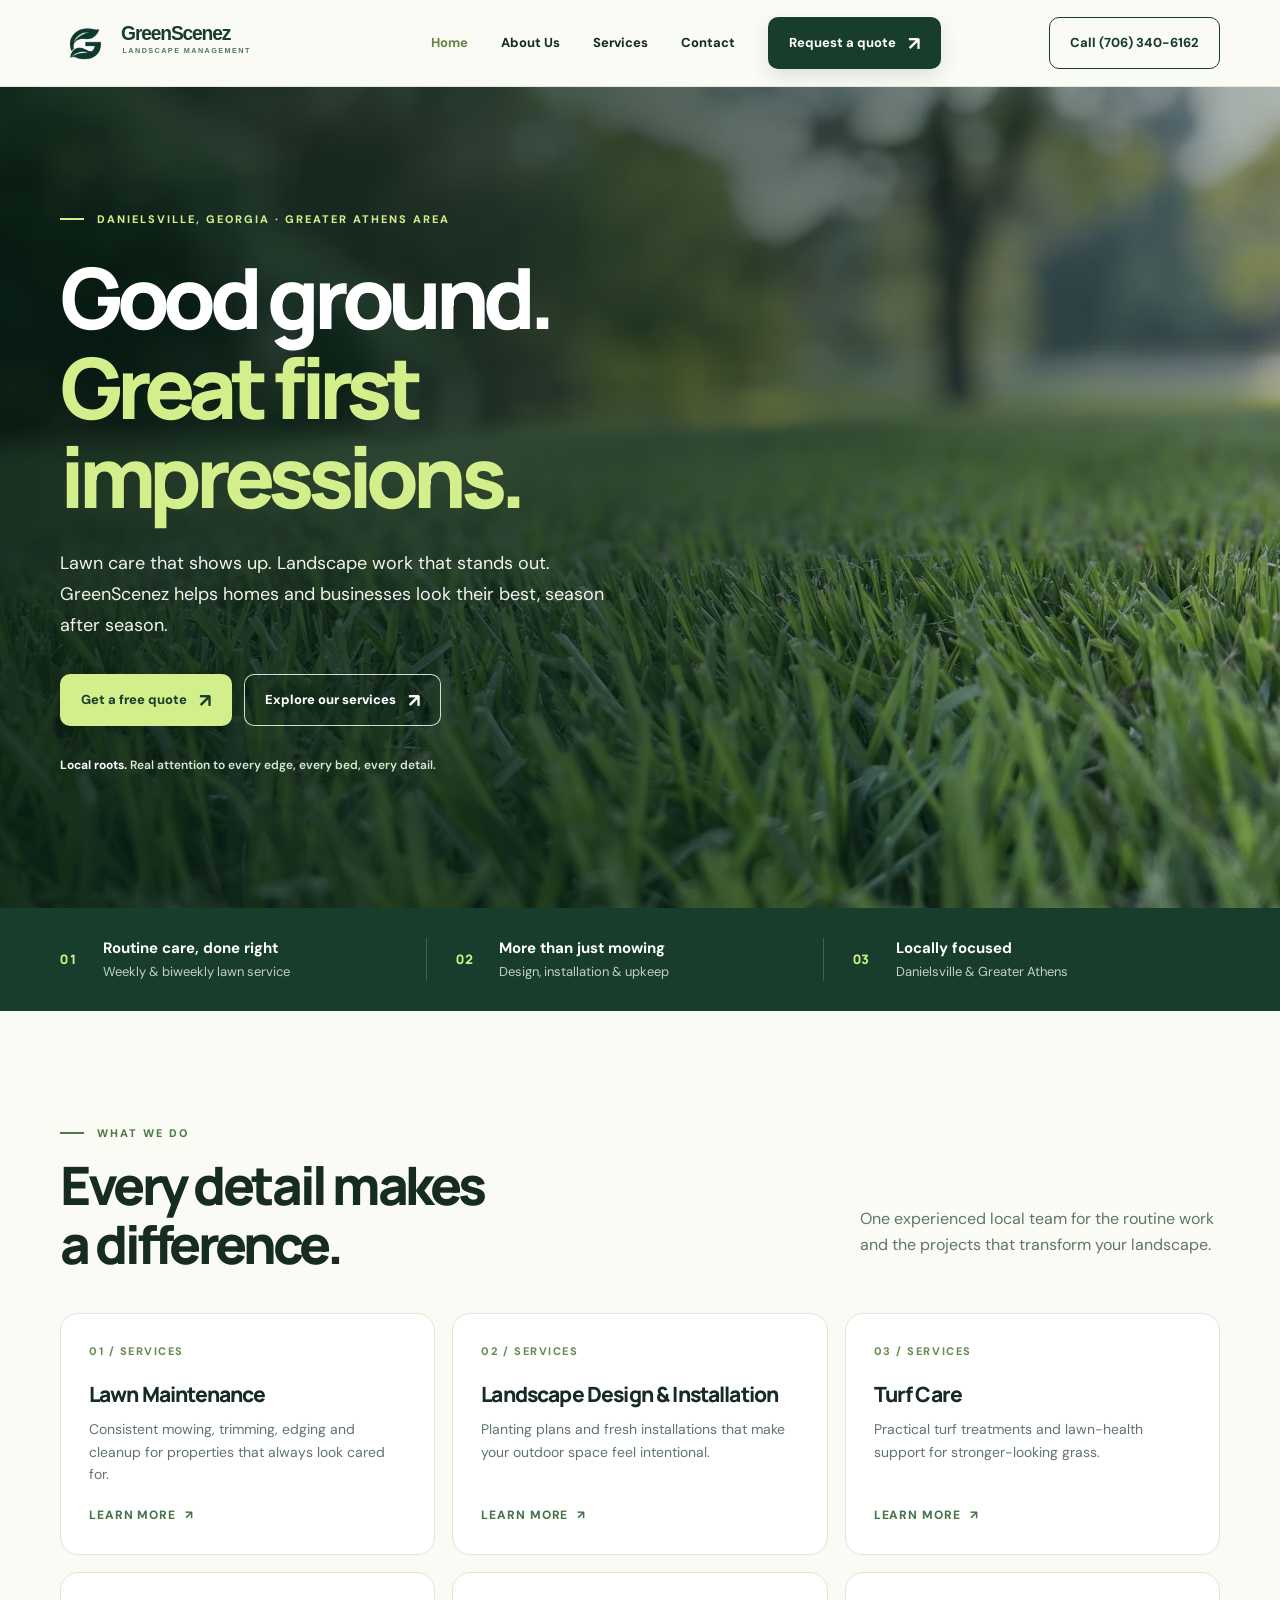
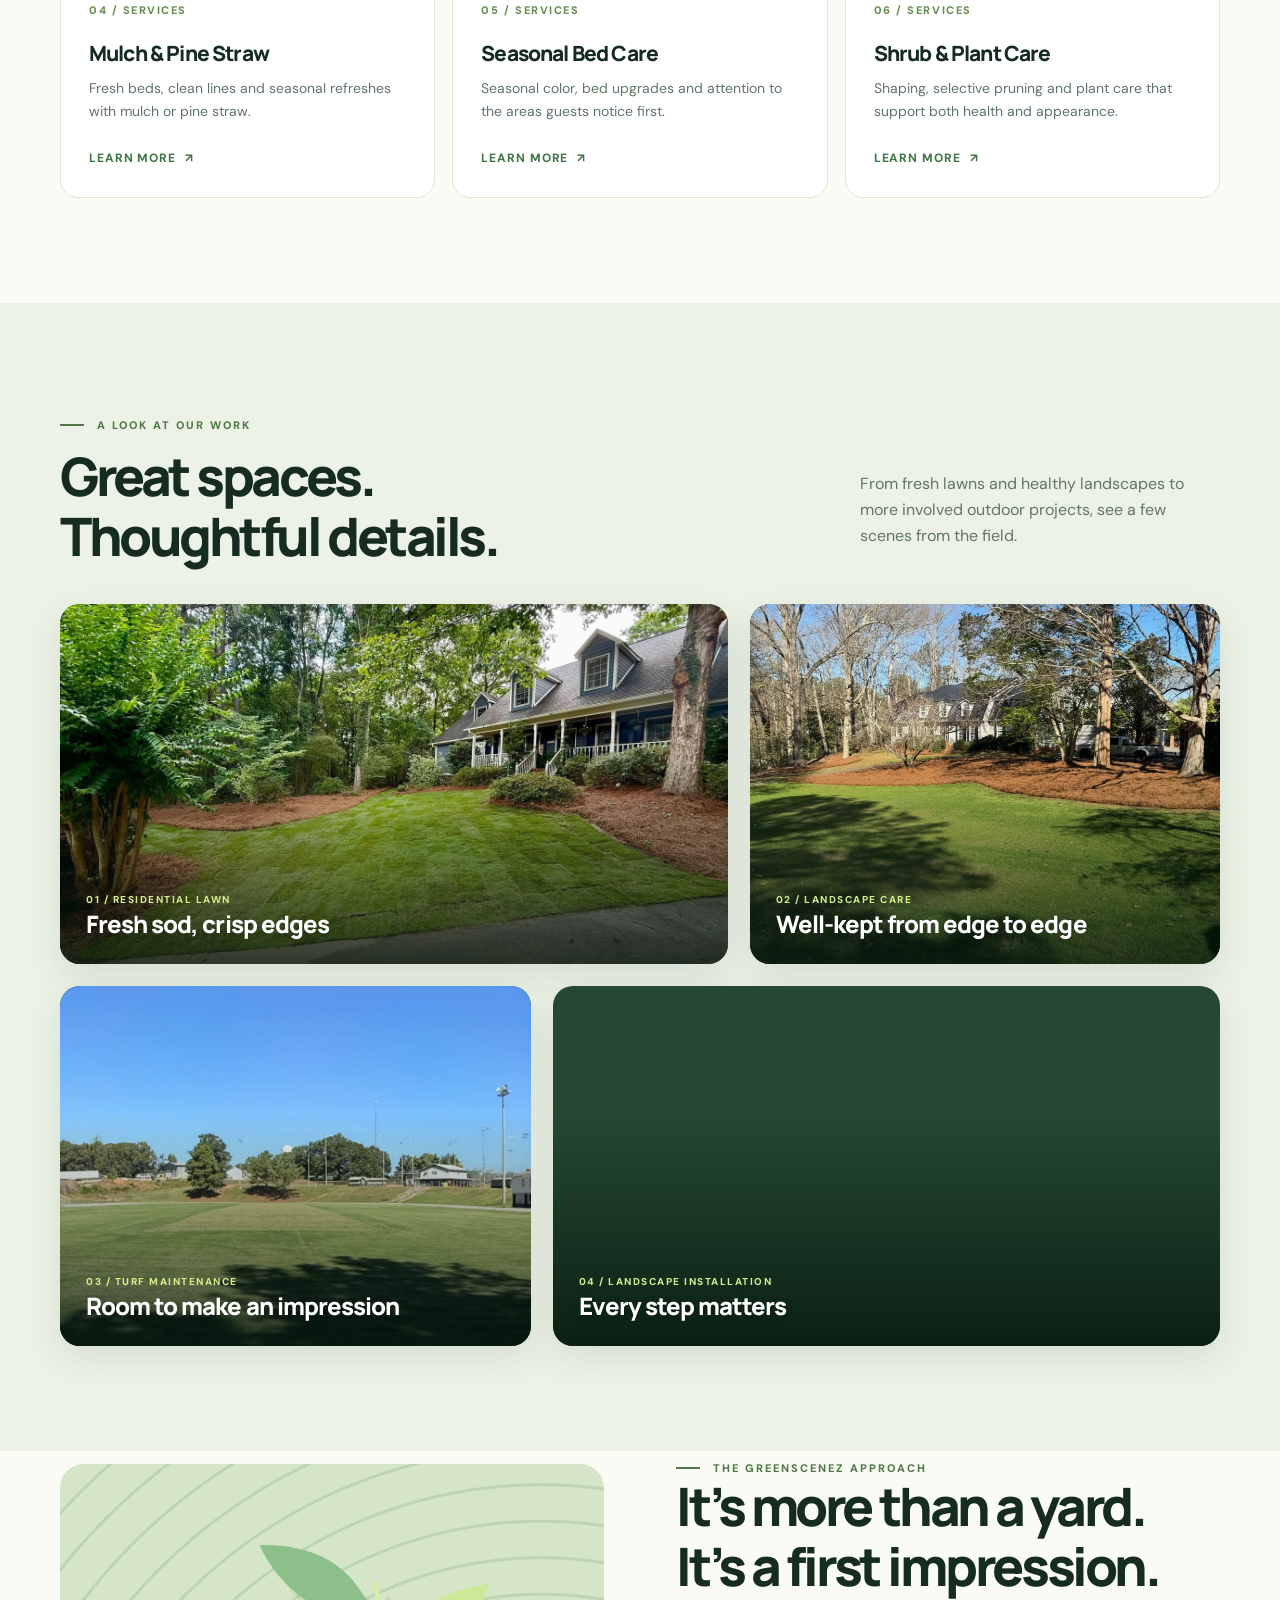
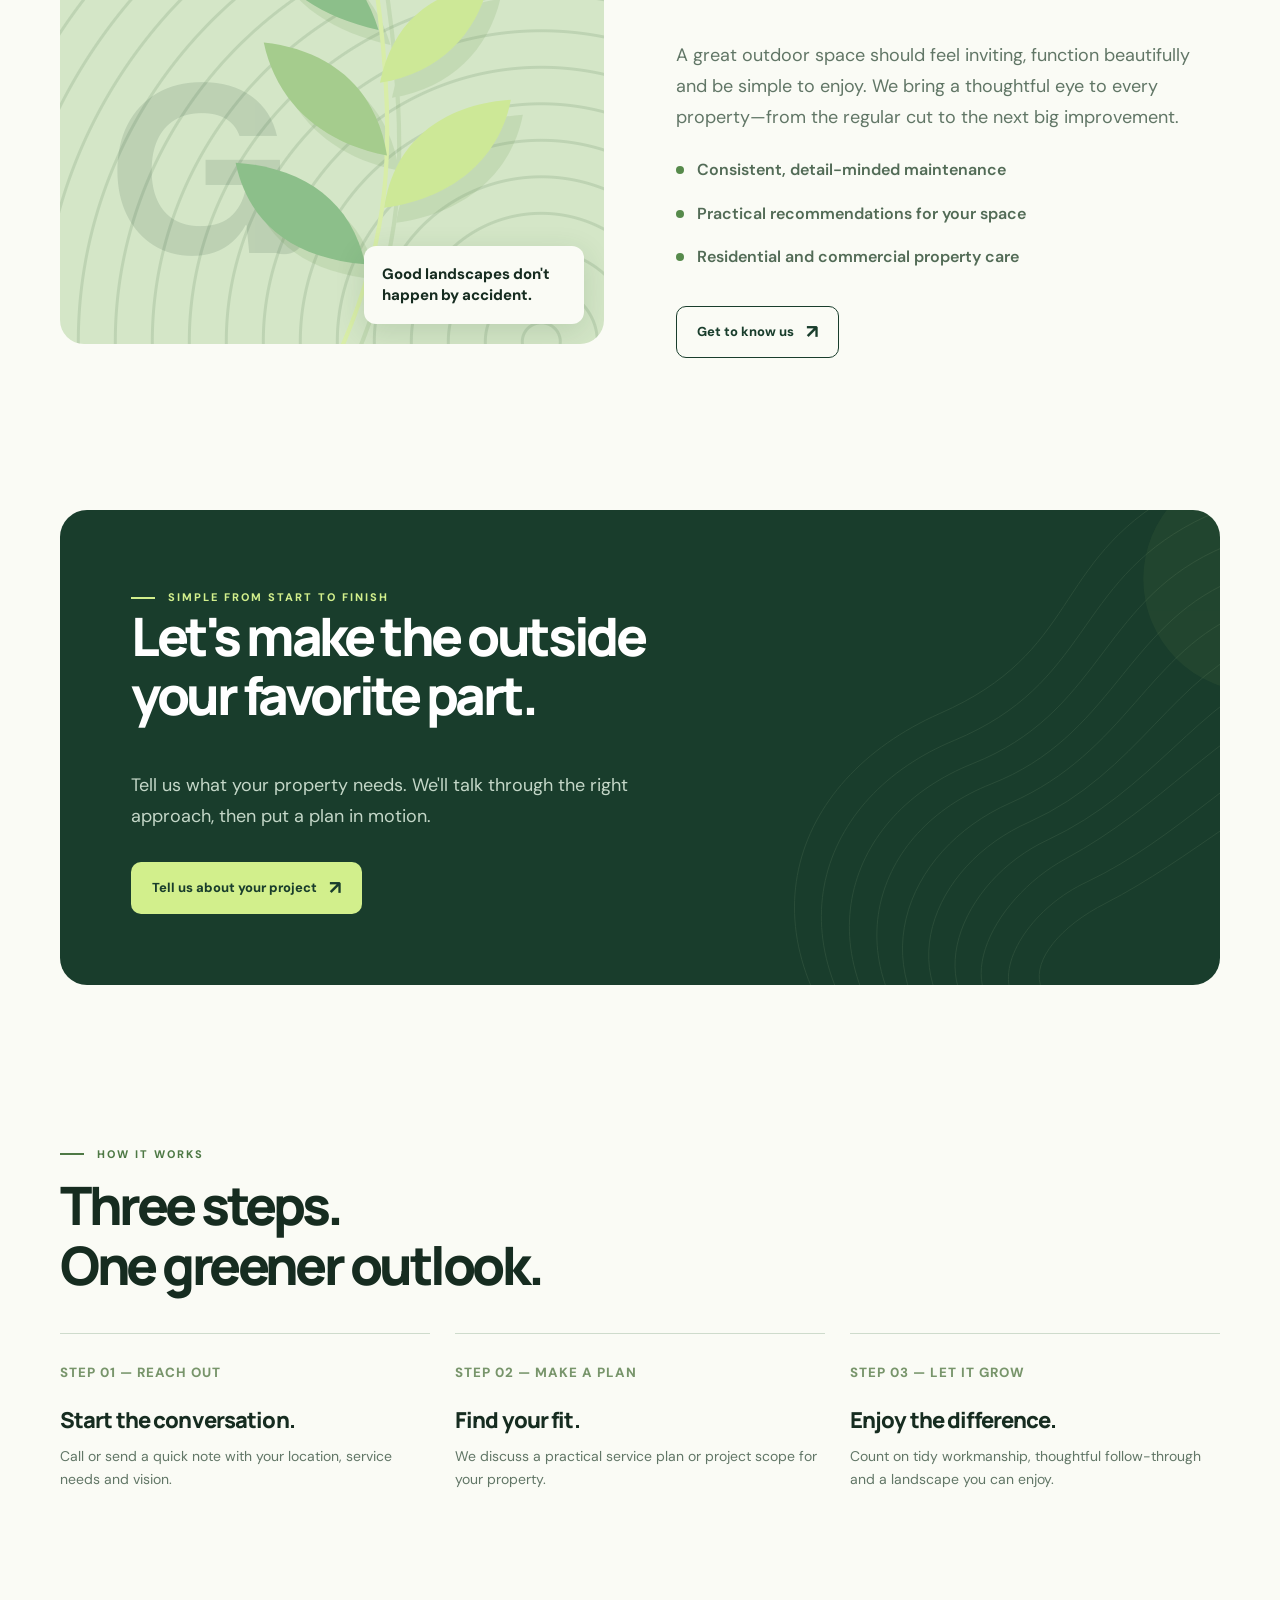
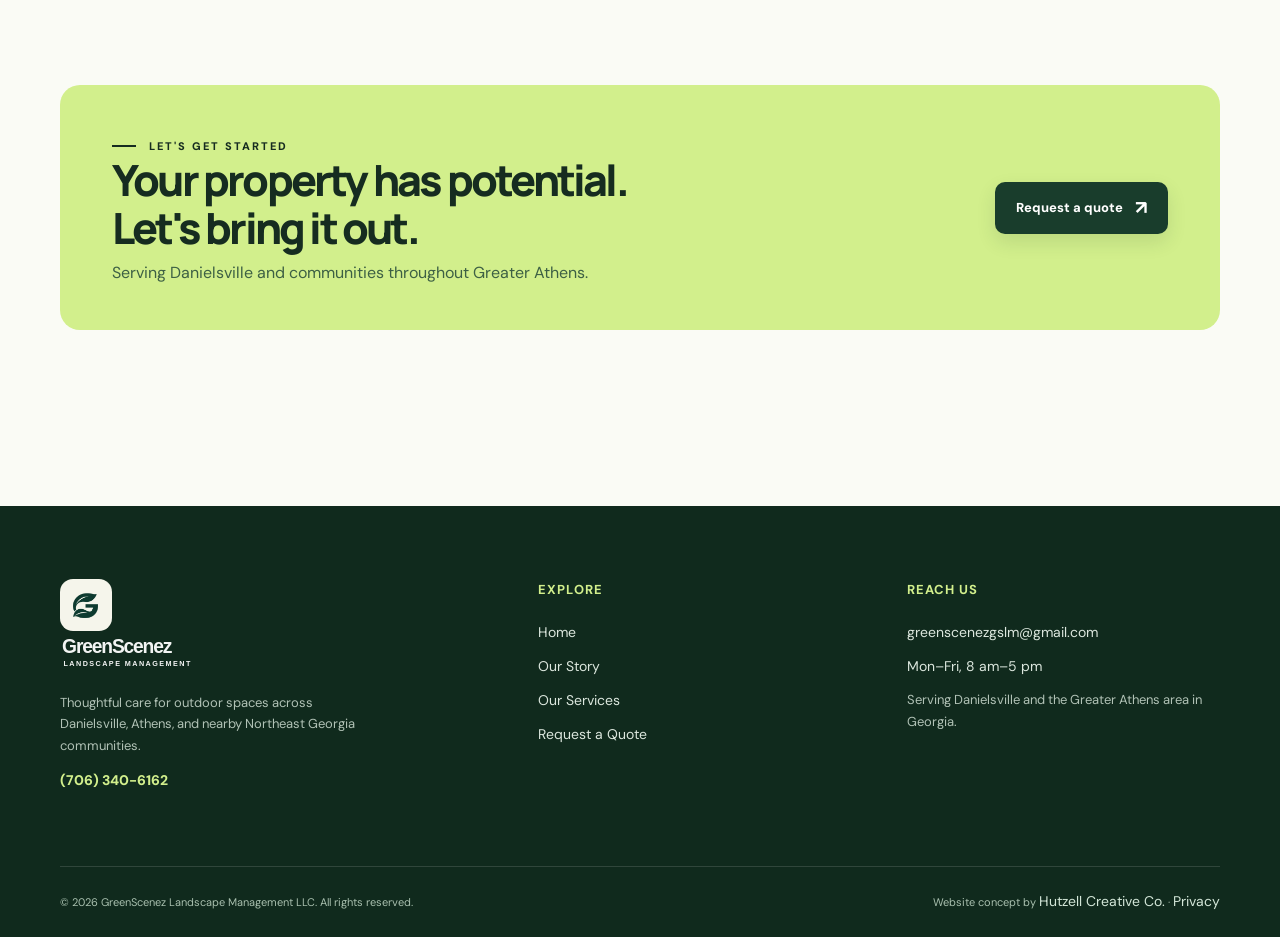
<file: index.html>
<!DOCTYPE html>
<html lang="en"><head><meta charset="utf-8"/><meta content="width=device-width,initial-scale=1" name="viewport"/><meta content="#193d2c" name="theme-color"/><meta content="Local lawn maintenance, landscape installation and seasonal care across Danielsville and the Greater Athens area. Explore GreenScenez services." name="description"/><meta content="noindex,nofollow" name="robots"/><title>Landscaping &amp; Lawn Care in Danielsville, GA | GreenScenez Landscape Management</title><meta content="website" property="og:type"/><meta content="Landscaping &amp; Lawn Care in Danielsville, GA | GreenScenez" property="og:title"/><meta content="Local lawn maintenance, landscape installation and seasonal care across Danielsville and the Greater Athens area. Explore GreenScenez services." property="og:description"/><link href="assets/favicon.png" rel="icon" sizes="64x64" type="image/png"/><link href="assets/styles.css" rel="stylesheet"/><link href="https://fonts.googleapis.com" rel="preconnect"/><link crossorigin="" href="https://fonts.gstatic.com" rel="preconnect"/><script type="application/ld+json">{"@context":"https://schema.org","@type":"LandscapingBusiness","name":"GreenScenez Landscape Management LLC","telephone":"+1-706-340-6162","email":"greenscenezgslm@gmail.com","address":{"@type":"PostalAddress","postOfficeBoxNumber":"840","addressLocality":"Danielsville","addressRegion":"GA","postalCode":"30633","addressCountry":"US"},"areaServed":["Madison County, Georgia","Clarke County, Georgia","Oconee County, Georgia","Jackson County, Georgia","Banks County, Georgia","Franklin County, Georgia"],"openingHoursSpecification":{"@type":"OpeningHoursSpecification","dayOfWeek":["Monday","Tuesday","Wednesday","Thursday","Friday"],"opens":"08:00","closes":"17:00"}}</script><script defer="" src="assets/script.js"></script><link href="assets/apple-touch-icon.png" rel="apple-touch-icon"/></head><body><a class="skip" href="#main">Skip to content</a><header class="nav"><div class="container nav-inner"><a aria-label="GreenScenez home" class="brand" href="index.html"><img alt="" aria-hidden="true" class="brand-emblem" height="52" src="assets/brand-emblem.webp" width="52"/><img alt="GreenScenez Landscape Management" class="brand-wordmark" height="50" src="assets/wordmark.svg" width="203"/></a><nav aria-label="Main navigation" class="nav-links" id="site-menu"><a aria-current="page" href="index.html">Home</a><a href="about.html">About Us</a><a href="services.html">Services</a><a href="contact.html">Contact</a><a class="btn primary" href="contact.html">Request a quote <span aria-hidden="true" class="arrow">↗</span></a></nav><div class="nav-actions"><a class="btn outline" href="tel:+17063406162">Call (706) 340-6162</a><button aria-controls="site-menu" aria-expanded="false" aria-label="Toggle navigation" class="nav-toggle" type="button"><span></span><span></span><span></span></button></div></div></header><main id="main"><section class="hero hero--photo"><div class="container hero-grid"><div class="hero-copy reveal"><span class="eyebrow green">Danielsville, Georgia · Greater Athens Area</span><h1 class="display">Good ground.<br/><span class="outline-text">Great first impressions.</span></h1><p class="lead">Lawn care that shows up. Landscape work that stands out. GreenScenez helps homes and businesses look their best, season after season.</p><div class="hero-cta"><a class="btn primary" href="contact.html">Get a free quote <span class="arrow">↗</span></a><a class="btn outline" href="services.html">Explore our services <span class="arrow">↗</span></a></div><p class="micro"><strong>Local roots.</strong> Real attention to every edge, every bed, every detail.</p></div></div></section>
<section class="proof-strip" aria-label="Why choose GreenScenez"><div class="container proof-inner"><div class="proof-item"><span aria-hidden="true" class="proof-index">01</span><div><strong>Routine care, done right</strong><span>Weekly &amp; biweekly lawn service</span></div></div><div class="proof-item"><span aria-hidden="true" class="proof-index">02</span><div><strong>More than just mowing</strong><span>Design, installation &amp; upkeep</span></div></div><div class="proof-item"><span aria-hidden="true" class="proof-index">03</span><div><strong>Locally focused</strong><span>Danielsville &amp; Greater Athens</span></div></div></div></section>
<section class="section"><div class="container"><div class="section-head reveal"><div><span class="eyebrow green">What we do</span><h2>Every detail makes<br/>a difference.</h2></div><p>One experienced local team for the routine work and the projects that transform your landscape.</p></div><div class="services-grid"><a class="service-card reveal" href="services.html"><small class="service-num">01 / SERVICES</small><h3>Lawn Maintenance</h3><p>Consistent mowing, trimming, edging and cleanup for properties that always look cared for.</p><span class="text-link">Learn more <span aria-hidden="true">↗</span></span></a><a class="service-card reveal" href="services.html"><small class="service-num">02 / SERVICES</small><h3>Landscape Design &amp; Installation</h3><p>Planting plans and fresh installations that make your outdoor space feel intentional.</p><span class="text-link">Learn more <span aria-hidden="true">↗</span></span></a><a class="service-card reveal" href="services.html"><small class="service-num">03 / SERVICES</small><h3>Turf Care</h3><p>Practical turf treatments and lawn-health support for stronger-looking grass.</p><span class="text-link">Learn more <span aria-hidden="true">↗</span></span></a><a class="service-card reveal" href="services.html"><small class="service-num">04 / SERVICES</small><h3>Mulch &amp; Pine Straw</h3><p>Fresh beds, clean lines and seasonal refreshes with mulch or pine straw.</p><span class="text-link">Learn more <span aria-hidden="true">↗</span></span></a><a class="service-card reveal" href="services.html"><small class="service-num">05 / SERVICES</small><h3>Seasonal Bed Care</h3><p>Seasonal color, bed upgrades and attention to the areas guests notice first.</p><span class="text-link">Learn more <span aria-hidden="true">↗</span></span></a><a class="service-card reveal" href="services.html"><small class="service-num">06 / SERVICES</small><h3>Shrub &amp; Plant Care</h3><p>Shaping, selective pruning and plant care that support both health and appearance.</p><span class="text-link">Learn more <span aria-hidden="true">↗</span></span></a></div></div></section><section aria-labelledby="gallery-title" class="section section-gallery"><div class="container"><div class="section-head reveal"><div><span class="eyebrow green">A look at our work</span><h2 id="gallery-title">Great spaces.<br/>Thoughtful details.</h2></div><p>From fresh lawns and healthy landscapes to more involved outdoor projects, see a few scenes from the field.</p></div><div class="gallery-grid"><figure class="gallery-card gallery-card--wide reveal"><img alt="Newly installed green sod and landscaped beds at a residential property" decoding="async" height="1080" loading="lazy" src="assets/gallery-residential-sod.webp" width="1440"/><figcaption><span>01 / Residential lawn</span><strong>Fresh sod, crisp edges</strong></figcaption></figure><figure class="gallery-card reveal"><img alt="Neat green lawn and pine straw landscape beds surrounding a home" decoding="async" height="1081" loading="lazy" src="assets/gallery-lawn-landscape.webp" width="1440"/><figcaption><span>02 / Landscape care</span><strong>Well-kept from edge to edge</strong></figcaption></figure><figure class="gallery-card reveal"><img alt="Large freshly mowed athletic field with visible mowing patterns" decoding="async" height="816" loading="lazy" src="assets/gallery-athletic-field.webp" width="1440"/><figcaption><span>03 / Turf maintenance</span><strong>Room to make an impression</strong></figcaption></figure><figure class="gallery-card gallery-card--wide reveal"><img alt="Broad natural stone landscape steps installed on a wooded slope" decoding="async" height="1400" loading="lazy" src="assets/gallery-stone-steps.webp" width="1050"/><figcaption><span>04 / Landscape installation</span><strong>Every step matters</strong></figcaption></figure></div></div></section><section class="section sm" style="padding-top:0"><div class="container"><div class="two-col"><div class="picture-block art reveal"><span class="big-symbol">G.</span><img alt="" loading="lazy" src="assets/sprig.svg"/><span class="overlay-tag">Good landscapes don't happen by accident.</span></div><div class="reveal"><span class="eyebrow green">The GreenScenez approach</span><h2>It’s more than a yard.<br/>It’s a first impression.</h2><p class="lead">A great outdoor space should feel inviting, function beautifully and be simple to enjoy. We bring a thoughtful eye to every property—from the regular cut to the next big improvement.</p><div class="bullets"><div class="bullet"><span>Consistent, detail-minded maintenance</span></div><div class="bullet"><span>Practical recommendations for your space</span></div><div class="bullet"><span>Residential and commercial property care</span></div></div><a class="btn outline" href="about.html">Get to know us <span class="arrow">↗</span></a></div></div></div></section><section class="section sm"><div class="container"><div class="panel-dark reveal"><span class="eyebrow lime">Simple from start to finish</span><h2>Let's make the outside<br/>your favorite part.</h2><p class="lead" style="max-width:530px">Tell us what your property needs. We'll talk through the right approach, then put a plan in motion.</p><div style="margin-top:30px"><a class="btn lime" href="contact.html">Tell us about your project <span class="arrow">↗</span></a></div></div></div></section><section class="section sm"><div class="container"><div class="section-head"><div><span class="eyebrow green">How it works</span><h2>Three steps.<br/>One greener outlook.</h2></div></div><div class="steps"><div class="step reveal"><small>STEP 01 — REACH OUT</small><h3>Start the conversation.</h3><p>Call or send a quick note with your location, service needs and vision.</p></div><div class="step reveal"><small>STEP 02 — MAKE A PLAN</small><h3>Find your fit.</h3><p>We discuss a practical service plan or project scope for your property.</p></div><div class="step reveal"><small>STEP 03 — LET IT GROW</small><h3>Enjoy the difference.</h3><p>Count on tidy workmanship, thoughtful follow-through and a landscape you can enjoy.</p></div></div></div></section><section class="section sm"><div class="container"><div class="cta-panel reveal"><div><span class="eyebrow">Let's get started</span><h2>Your property has potential.<br/>Let's bring it out.</h2><p>Serving Danielsville and communities throughout Greater Athens.</p></div><a class="btn primary" href="contact.html">Request a quote <span class="arrow">↗</span></a></div></div></section></main><footer class="footer"><div class="container footer-main"><div><a class="brand" href="index.html"><img alt="" aria-hidden="true" class="brand-emblem" height="52" src="assets/brand-emblem.webp" width="52"/><img alt="GreenScenez Landscape Management" class="brand-wordmark" height="50" src="assets/wordmark.svg" width="203"/></a><p>Thoughtful care for outdoor spaces across Danielsville, Athens, and nearby Northeast Georgia communities.</p><a href="tel:+17063406162" style="color:var(--leaf);font-weight:800">(706) 340-6162</a></div><div><h4>Explore</h4><a href="index.html">Home</a><a href="about.html">Our Story</a><a href="services.html">Our Services</a><a href="contact.html">Request a Quote</a></div><div><h4>Reach us</h4><a href="mailto:greenscenezgslm@gmail.com">greenscenezgslm@gmail.com</a><a href="tel:+17063406162">Mon–Fri, 8 am–5 pm</a><p>Serving Danielsville and the Greater Athens area in Georgia.</p></div></div><div class="container footer-bottom"><span>© <span data-year="">2026</span> GreenScenez Landscape Management LLC. All rights reserved.</span><span>Website concept by <a href="https://hutzellcreativeco.com/" rel="noopener" target="_blank">Hutzell Creative Co.</a> · <a href="privacy.html">Privacy</a></span></div></footer></body></html>
</file>
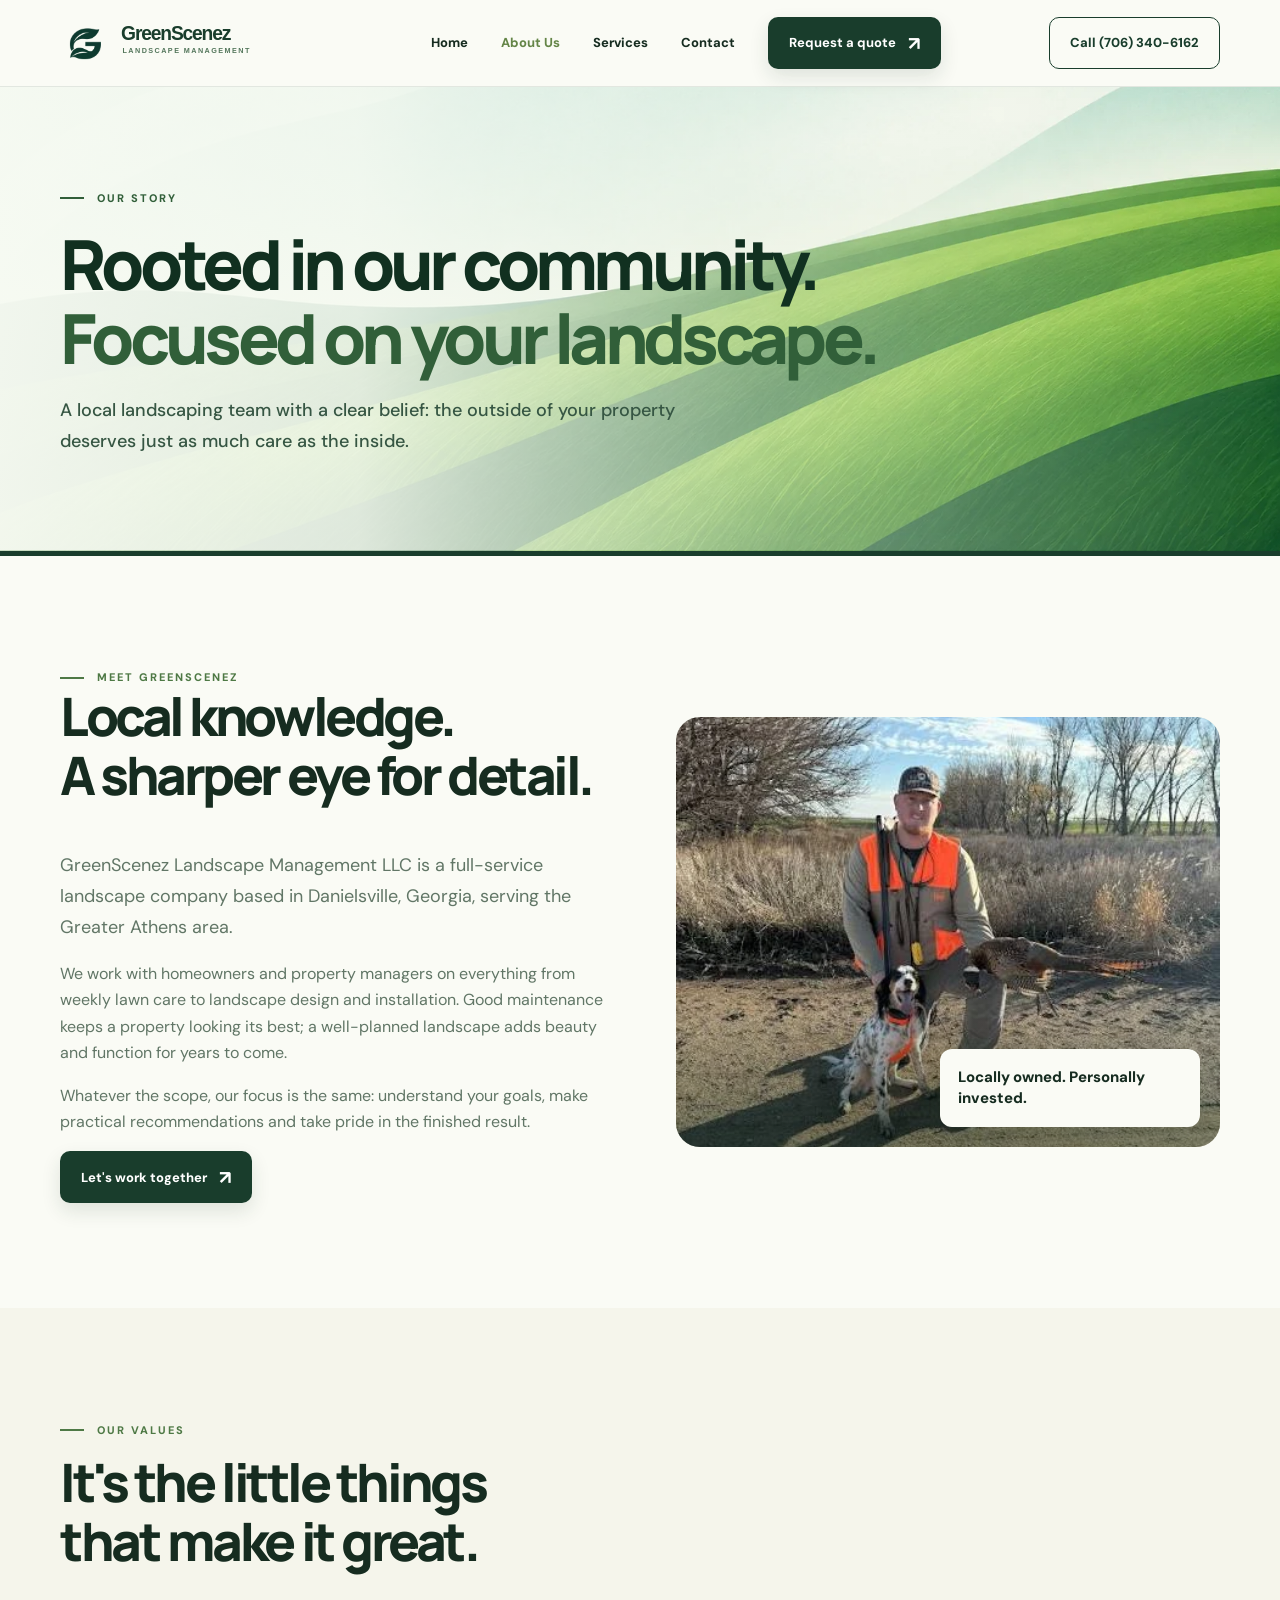
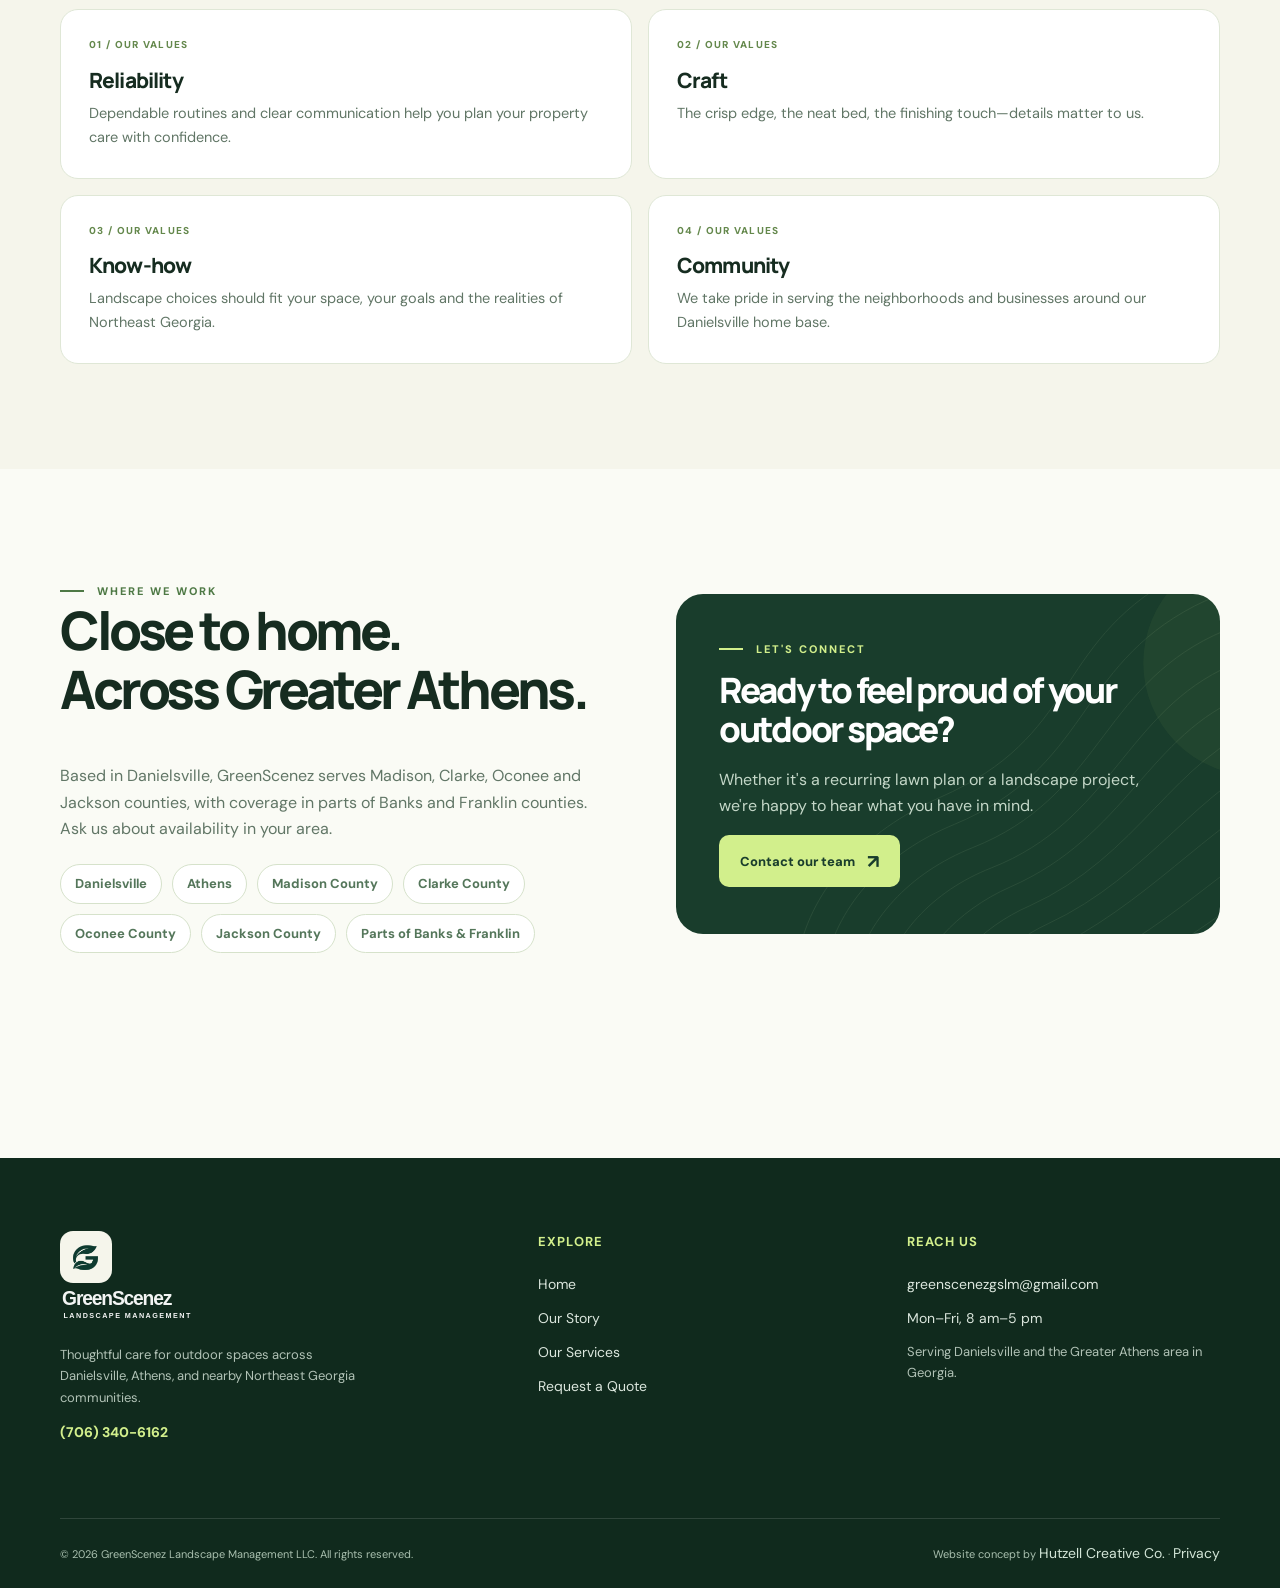
<file: about.html>
<!DOCTYPE html>
<html lang="en"><head><meta charset="utf-8"/><meta content="width=device-width,initial-scale=1" name="viewport"/><meta content="#193d2c" name="theme-color"/><meta content="Learn about GreenScenez Landscape Management, a Danielsville-based landscape and lawn care team serving the Greater Athens area." name="description"/><meta content="noindex,nofollow" name="robots"/><title>About Our Landscaping Team | GreenScenez Landscape Management</title><meta content="website" property="og:type"/><meta content="About Our Landscaping Team | GreenScenez" property="og:title"/><meta content="Learn about GreenScenez Landscape Management, a Danielsville-based landscape and lawn care team serving the Greater Athens area." property="og:description"/><link href="assets/favicon.png" rel="icon" sizes="64x64" type="image/png"/><link href="assets/styles.css" rel="stylesheet"/><link href="https://fonts.googleapis.com" rel="preconnect"/><link crossorigin="" href="https://fonts.gstatic.com" rel="preconnect"/><script type="application/ld+json">{"@context":"https://schema.org","@type":"LandscapingBusiness","name":"GreenScenez Landscape Management LLC","telephone":"+1-706-340-6162","email":"greenscenezgslm@gmail.com","address":{"@type":"PostalAddress","postOfficeBoxNumber":"840","addressLocality":"Danielsville","addressRegion":"GA","postalCode":"30633","addressCountry":"US"},"areaServed":["Madison County, Georgia","Clarke County, Georgia","Oconee County, Georgia","Jackson County, Georgia","Banks County, Georgia","Franklin County, Georgia"],"openingHoursSpecification":{"@type":"OpeningHoursSpecification","dayOfWeek":["Monday","Tuesday","Wednesday","Thursday","Friday"],"opens":"08:00","closes":"17:00"}}</script><script defer="" src="assets/script.js"></script><link href="assets/apple-touch-icon.png" rel="apple-touch-icon"/></head><body><a class="skip" href="#main">Skip to content</a><header class="nav"><div class="container nav-inner"><a aria-label="GreenScenez home" class="brand" href="index.html"><img alt="" aria-hidden="true" class="brand-emblem" height="52" src="assets/brand-emblem.webp" width="52"/><img alt="GreenScenez Landscape Management" class="brand-wordmark" height="50" src="assets/wordmark.svg" width="203"/></a><nav aria-label="Main navigation" class="nav-links" id="site-menu"><a href="index.html">Home</a><a aria-current="page" href="about.html">About Us</a><a href="services.html">Services</a><a href="contact.html">Contact</a><a class="btn primary" href="contact.html">Request a quote <span aria-hidden="true" class="arrow">↗</span></a></nav><div class="nav-actions"><a class="btn outline" href="tel:+17063406162">Call (706) 340-6162</a><button aria-controls="site-menu" aria-expanded="false" aria-label="Toggle navigation" class="nav-toggle" type="button"><span></span><span></span><span></span></button></div></div></header><main id="main"><section class="page-hero"><div class="container reveal"><span class="eyebrow green">Our story</span><h1>Rooted in our community.<br/><span style="color:#7eab6d">Focused on your landscape.</span></h1><p class="lead">A local landscaping team with a clear belief: the outside of your property deserves just as much care as the inside.</p></div></section><section class="section"><div class="container two-col"><div class="reveal"><span class="eyebrow green">Meet GreenScenez</span><h2>Local knowledge.<br/>A sharper eye for detail.</h2><p class="lead">GreenScenez Landscape Management LLC is a full-service landscape company based in Danielsville, Georgia, serving the Greater Athens area.</p><p>We work with homeowners and property managers on everything from weekly lawn care to landscape design and installation. Good maintenance keeps a property looking its best; a well-planned landscape adds beauty and function for years to come.</p><p>Whatever the scope, our focus is the same: understand your goals, make practical recommendations and take pride in the finished result.</p><a class="btn primary" href="contact.html">Let's work together <span class="arrow">↗</span></a></div><div class="picture-block owner-portrait reveal"><img alt="The GreenScenez owner outdoors with a dog" class="owner-portrait-img" decoding="async" height="447" loading="lazy" src="assets/about-owner.webp" width="447"/><span class="overlay-tag">Locally owned. Personally invested.</span></div></div></section><section class="section" style="background:var(--cream)"><div class="container"><div class="section-head"><div><span class="eyebrow green">Our values</span><h2>It's the little things<br/>that make it great.</h2></div></div><div class="feature-list"><div class="feature reveal"><span class="feature-index" aria-hidden="true">01 / OUR VALUES</span><h3>Reliability</h3><p>Dependable routines and clear communication help you plan your property care with confidence.</p></div><div class="feature reveal"><span class="feature-index" aria-hidden="true">02 / OUR VALUES</span><h3>Craft</h3><p>The crisp edge, the neat bed, the finishing touch—details matter to us.</p></div><div class="feature reveal"><span class="feature-index" aria-hidden="true">03 / OUR VALUES</span><h3>Know-how</h3><p>Landscape choices should fit your space, your goals and the realities of Northeast Georgia.</p></div><div class="feature reveal"><span class="feature-index" aria-hidden="true">04 / OUR VALUES</span><h3>Community</h3><p>We take pride in serving the neighborhoods and businesses around our Danielsville home base.</p></div></div></div></section><section class="section"><div class="container"><div class="two-col"><div class="reveal"><span class="eyebrow green">Where we work</span><h2>Close to home.<br/>Across Greater Athens.</h2><p>Based in Danielsville, GreenScenez serves Madison, Clarke, Oconee and Jackson counties, with coverage in parts of Banks and Franklin counties. Ask us about availability in your area.</p><div class="area-tags"><span class="area-tag">Danielsville</span><span class="area-tag">Athens</span><span class="area-tag">Madison County</span><span class="area-tag">Clarke County</span><span class="area-tag">Oconee County</span><span class="area-tag">Jackson County</span><span class="area-tag">Parts of Banks &amp; Franklin</span></div></div><div class="panel-dark reveal" style="padding:43px;min-height:340px;display:flex;flex-direction:column;justify-content:center"><span class="eyebrow lime">Let's connect</span><h2 style="font-size:35px;margin:13px 0 17px">Ready to feel proud of your outdoor space?</h2><p>Whether it's a recurring lawn plan or a landscape project, we're happy to hear what you have in mind.</p><a class="btn lime" href="contact.html" style="align-self:flex-start">Contact our team <span class="arrow">↗</span></a></div></div></div></section></main><footer class="footer"><div class="container footer-main"><div><a class="brand" href="index.html"><img alt="" aria-hidden="true" class="brand-emblem" height="52" src="assets/brand-emblem.webp" width="52"/><img alt="GreenScenez Landscape Management" class="brand-wordmark" height="50" src="assets/wordmark.svg" width="203"/></a><p>Thoughtful care for outdoor spaces across Danielsville, Athens, and nearby Northeast Georgia communities.</p><a href="tel:+17063406162" style="color:var(--leaf);font-weight:800">(706) 340-6162</a></div><div><h4>Explore</h4><a href="index.html">Home</a><a href="about.html">Our Story</a><a href="services.html">Our Services</a><a href="contact.html">Request a Quote</a></div><div><h4>Reach us</h4><a href="mailto:greenscenezgslm@gmail.com">greenscenezgslm@gmail.com</a><a href="tel:+17063406162">Mon–Fri, 8 am–5 pm</a><p>Serving Danielsville and the Greater Athens area in Georgia.</p></div></div><div class="container footer-bottom"><span>© <span data-year="">2026</span> GreenScenez Landscape Management LLC. All rights reserved.</span><span>Website concept by <a href="https://hutzellcreativeco.com/" rel="noopener" target="_blank">Hutzell Creative Co.</a> · <a href="privacy.html">Privacy</a></span></div></footer></body></html>
</file>
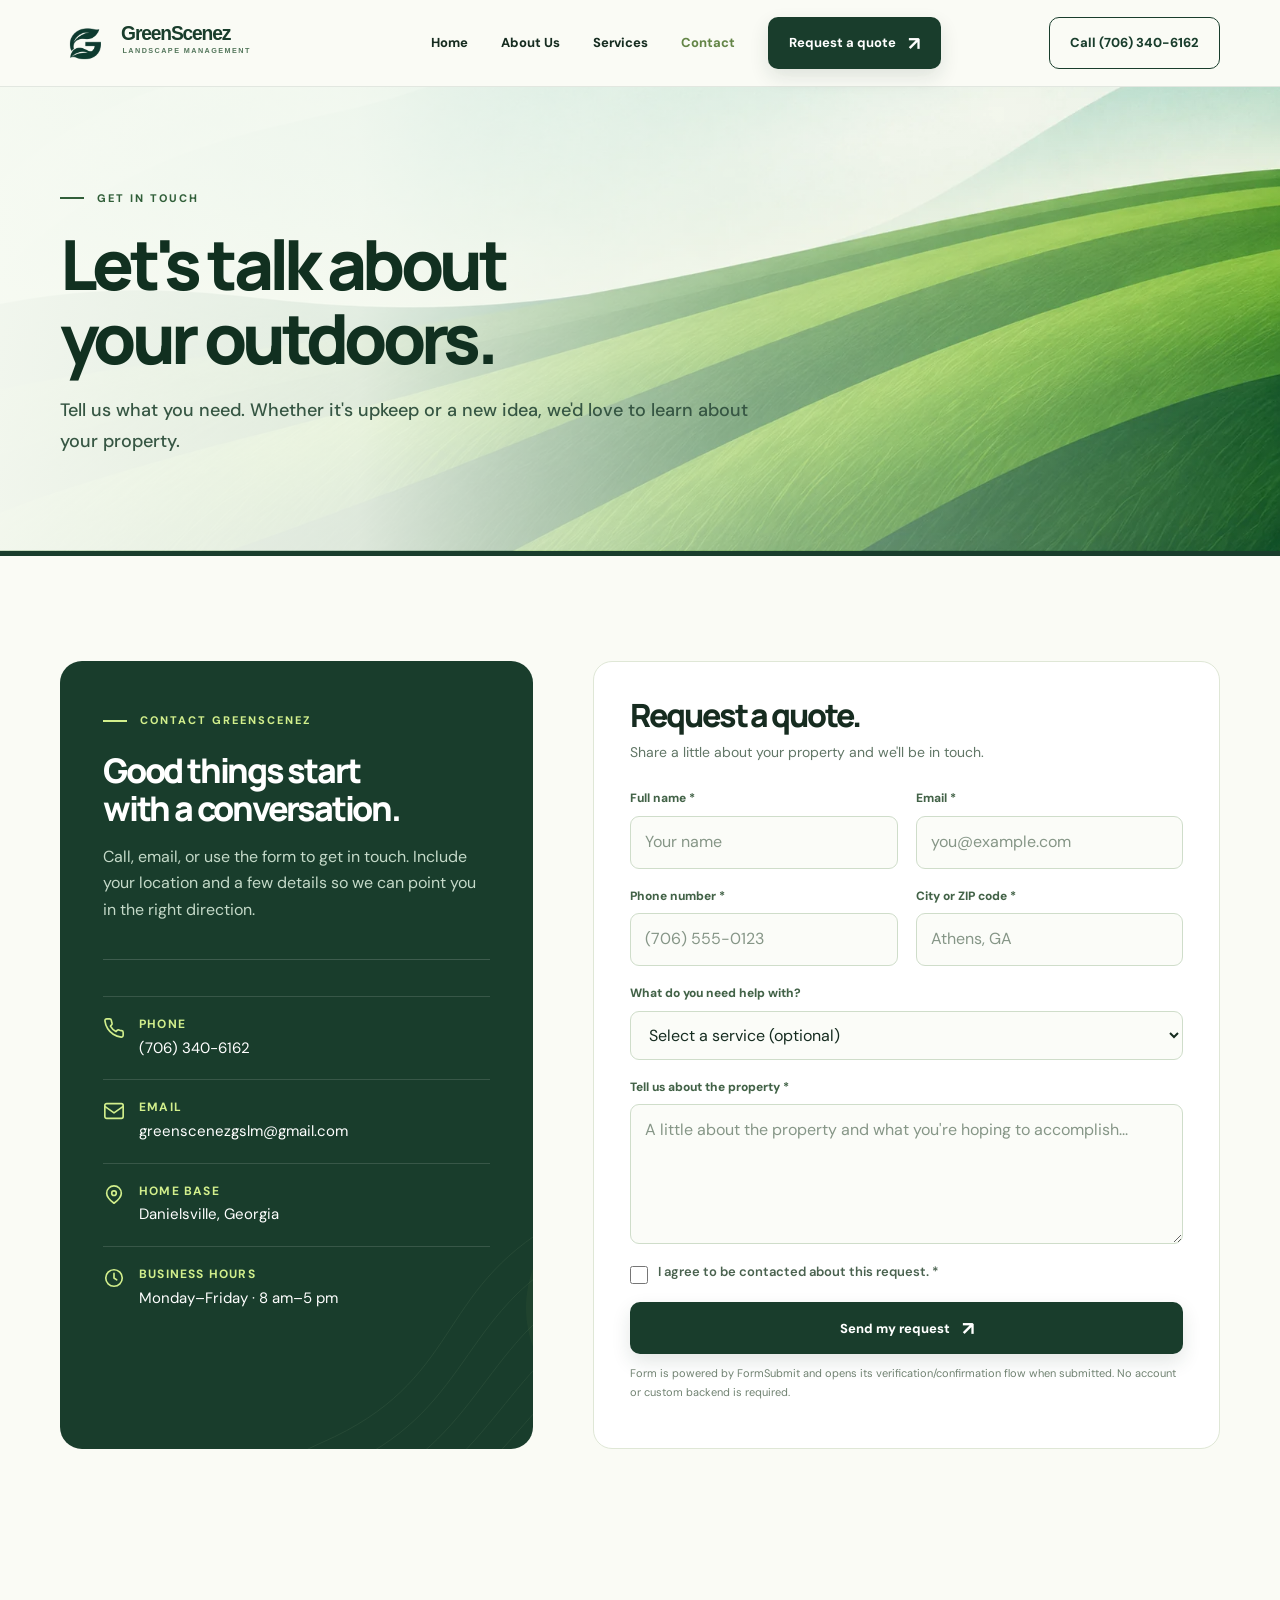
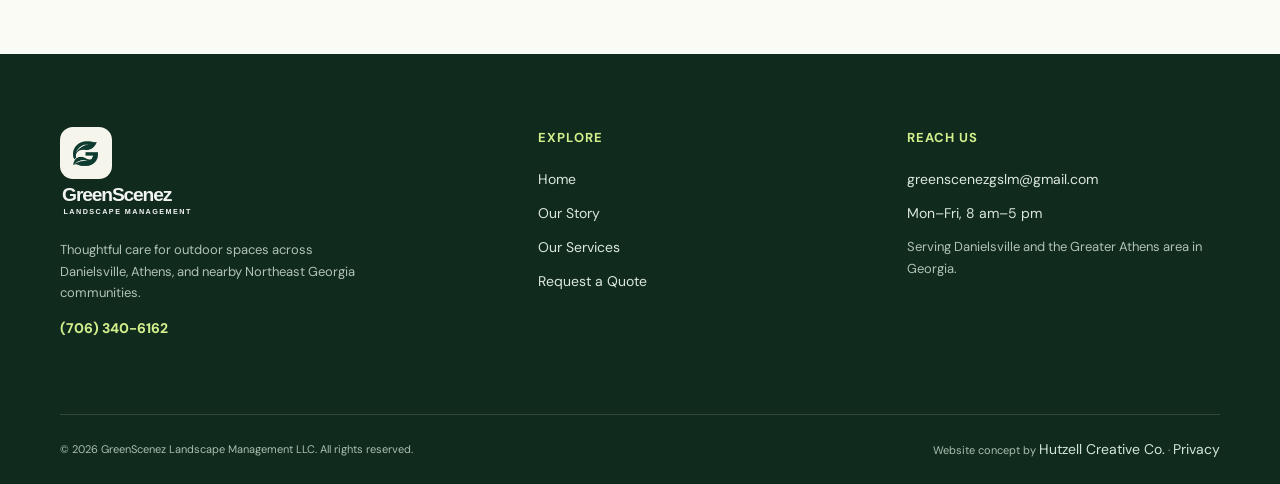
<file: contact.html>
<!DOCTYPE html>
<html lang="en"><head><meta charset="utf-8"/><meta content="width=device-width,initial-scale=1" name="viewport"/><meta content="#193d2c" name="theme-color"/><meta content="Contact GreenScenez Landscape Management in Danielsville, Georgia at (706) 340-6162 or use our online contact form to request lawn or landscape service." name="description"/><meta content="noindex,nofollow" name="robots"/><title>Contact &amp; Request a Landscaping Quote | GreenScenez Landscape Management</title><meta content="website" property="og:type"/><meta content="Contact &amp; Request a Landscaping Quote | GreenScenez" property="og:title"/><meta content="Contact GreenScenez Landscape Management in Danielsville, Georgia at (706) 340-6162 or use our online contact form to request lawn or landscape service." property="og:description"/><link href="assets/favicon.png" rel="icon" sizes="64x64" type="image/png"/><link href="assets/styles.css" rel="stylesheet"/><link href="https://fonts.googleapis.com" rel="preconnect"/><link crossorigin="" href="https://fonts.gstatic.com" rel="preconnect"/><script type="application/ld+json">{"@context":"https://schema.org","@type":"LandscapingBusiness","name":"GreenScenez Landscape Management LLC","telephone":"+1-706-340-6162","email":"greenscenezgslm@gmail.com","address":{"@type":"PostalAddress","postOfficeBoxNumber":"840","addressLocality":"Danielsville","addressRegion":"GA","postalCode":"30633","addressCountry":"US"},"areaServed":["Madison County, Georgia","Clarke County, Georgia","Oconee County, Georgia","Jackson County, Georgia","Banks County, Georgia","Franklin County, Georgia"],"openingHoursSpecification":{"@type":"OpeningHoursSpecification","dayOfWeek":["Monday","Tuesday","Wednesday","Thursday","Friday"],"opens":"08:00","closes":"17:00"}}</script><script defer="" src="assets/script.js"></script><link href="assets/apple-touch-icon.png" rel="apple-touch-icon"/></head><body><a class="skip" href="#main">Skip to content</a><header class="nav"><div class="container nav-inner"><a aria-label="GreenScenez home" class="brand" href="index.html"><img alt="" aria-hidden="true" class="brand-emblem" height="52" src="assets/brand-emblem.webp" width="52"/><img alt="GreenScenez Landscape Management" class="brand-wordmark" height="50" src="assets/wordmark.svg" width="203"/></a><nav aria-label="Main navigation" class="nav-links" id="site-menu"><a href="index.html">Home</a><a href="about.html">About Us</a><a href="services.html">Services</a><a aria-current="page" href="contact.html">Contact</a><a class="btn primary" href="contact.html">Request a quote <span aria-hidden="true" class="arrow">↗</span></a></nav><div class="nav-actions"><a class="btn outline" href="tel:+17063406162">Call (706) 340-6162</a><button aria-controls="site-menu" aria-expanded="false" aria-label="Toggle navigation" class="nav-toggle" type="button"><span></span><span></span><span></span></button></div></div></header><main id="main"><section class="page-hero"><div class="container reveal"><span class="eyebrow green">Get in touch</span><h1>Let's talk about<br/>your outdoors.</h1><p class="lead">Tell us what you need. Whether it's upkeep or a new idea, we'd love to learn about your property.</p></div></section><section class="section"><div class="container contact-grid"><aside class="contact-card reveal"><span class="eyebrow lime">Contact GreenScenez</span><h2 style="margin:21px 0 17px">Good things start<br/>with a conversation.</h2><p>Call, email, or use the form to get in touch. Include your location and a few details so we can point you in the right direction.</p><div class="subtle-divider" style="background:#ffffff29"></div><div class="contact-detail"><svg aria-hidden="true" class="cd-icon" viewBox="0 0 24 24" fill="none" stroke="currentColor" stroke-width="1.8" stroke-linecap="round" stroke-linejoin="round"><path d="M22 16.92v3a2 2 0 0 1-2.18 2 19.79 19.79 0 0 1-8.63-3.07 19.5 19.5 0 0 1-6-6 19.79 19.79 0 0 1-3.07-8.67A2 2 0 0 1 4.11 2h3a2 2 0 0 1 2 1.72c.13.96.37 1.91.72 2.81a2 2 0 0 1-.45 2.11L8.1 9.91a16 16 0 0 0 6 6l1.27-1.28a2 2 0 0 1 2.11-.45c.9.35 1.85.59 2.81.72A2 2 0 0 1 22 16.92z"/></svg><div><b>Phone</b><a href="tel:+17063406162">(706) 340-6162</a></div></div><div class="contact-detail"><svg aria-hidden="true" class="cd-icon" viewBox="0 0 24 24" fill="none" stroke="currentColor" stroke-width="1.8" stroke-linecap="round" stroke-linejoin="round"><rect x="2" y="4" width="20" height="16" rx="2"/><path d="m22 7-10 7L2 7"/></svg><div><b>Email</b><a href="mailto:greenscenezgslm@gmail.com">greenscenezgslm@gmail.com</a></div></div><div class="contact-detail"><svg aria-hidden="true" class="cd-icon" viewBox="0 0 24 24" fill="none" stroke="currentColor" stroke-width="1.8" stroke-linecap="round" stroke-linejoin="round"><path d="M20 10c0 5-8 11-8 11S4 15 4 10a8 8 0 1 1 16 0z"/><circle cx="12" cy="10" r="2.5"/></svg><div><b>Home base</b><span>Danielsville, Georgia</span></div></div><div class="contact-detail"><svg aria-hidden="true" class="cd-icon" viewBox="0 0 24 24" fill="none" stroke="currentColor" stroke-width="1.8" stroke-linecap="round" stroke-linejoin="round"><circle cx="12" cy="12" r="9"/><path d="M12 7v5l3 2"/></svg><div><b>Business hours</b><span>Monday–Friday · 8 am–5 pm</span></div></div></aside><div class="form-wrap reveal"><h2>Request a quote.</h2><p>Share a little about your property and we'll be in touch.</p><form accept-charset="UTF-8" action="https://formsubmit.co/greenscenezgslm@gmail.com" id="quote-form" method="POST"><input name="_subject" type="hidden" value="New website inquiry — GreenScenez"/><input name="_template" type="hidden" value="table"/><input name="_captcha" type="hidden" value="true"/><input aria-hidden="true" autocomplete="off" name="_honey" style="display:none" tabindex="-1" type="text"/><div class="form-grid"><div class="field"><label for="name">Full name *</label><input autocomplete="name" id="name" maxlength="120" name="name" placeholder="Your name" required=""/></div><div class="field"><label for="email">Email *</label><input autocomplete="email" id="email" maxlength="160" name="email" placeholder="you@example.com" required="" type="email"/></div><div class="field"><label for="phone">Phone number *</label><input autocomplete="tel" id="phone" maxlength="35" name="phone" placeholder="(706) 555-0123" required="" type="tel"/></div><div class="field"><label for="zip">City or ZIP code *</label><input id="zip" maxlength="80" name="service_location" placeholder="Athens, GA" required=""/></div><div class="field full"><label for="service">What do you need help with?</label><select id="service" name="service"><option value="Not sure yet">Select a service (optional)</option><option>Routine lawn maintenance</option><option>Landscape design / installation</option><option>Turf care</option><option>Mulch / pine straw</option><option>Seasonal beds / color</option><option>Shrub pruning</option><option>Other outdoor project</option></select></div><div class="field full"><label for="message">Tell us about the property *</label><textarea id="message" maxlength="3000" minlength="10" name="message" placeholder="A little about the property and what you're hoping to accomplish..." required=""></textarea></div><div class="field full" style="display:block"><label style="display:flex;gap:10px;align-items:flex-start;cursor:pointer"><input id="consent" required="" style="width:18px;height:18px;min-height:18px;flex:0 0 18px;margin:4px 0 0" type="checkbox"/> <span style="font-size:13px;font-weight:600;line-height:1.5;color:#4a624f">I agree to be contacted about this request. *</span></label></div><div class="field full"><button class="btn primary" style="width:100%" type="submit">Send my request <span class="arrow">↗</span></button></div></div><p class="form-note">Form is powered by FormSubmit and opens its verification/confirmation flow when submitted. No account or custom backend is required.</p></form></div></div></section></main><footer class="footer"><div class="container footer-main"><div><a class="brand" href="index.html"><img alt="" aria-hidden="true" class="brand-emblem" height="52" src="assets/brand-emblem.webp" width="52"/><img alt="GreenScenez Landscape Management" class="brand-wordmark" height="50" src="assets/wordmark.svg" width="203"/></a><p>Thoughtful care for outdoor spaces across Danielsville, Athens, and nearby Northeast Georgia communities.</p><a href="tel:+17063406162" style="color:var(--leaf);font-weight:800">(706) 340-6162</a></div><div><h4>Explore</h4><a href="index.html">Home</a><a href="about.html">Our Story</a><a href="services.html">Our Services</a><a href="contact.html">Request a Quote</a></div><div><h4>Reach us</h4><a href="mailto:greenscenezgslm@gmail.com">greenscenezgslm@gmail.com</a><a href="tel:+17063406162">Mon–Fri, 8 am–5 pm</a><p>Serving Danielsville and the Greater Athens area in Georgia.</p></div></div><div class="container footer-bottom"><span>© <span data-year="">2026</span> GreenScenez Landscape Management LLC. All rights reserved.</span><span>Website concept by <a href="https://hutzellcreativeco.com/" rel="noopener" target="_blank">Hutzell Creative Co.</a> · <a href="privacy.html">Privacy</a></span></div></footer></body></html>
</file>
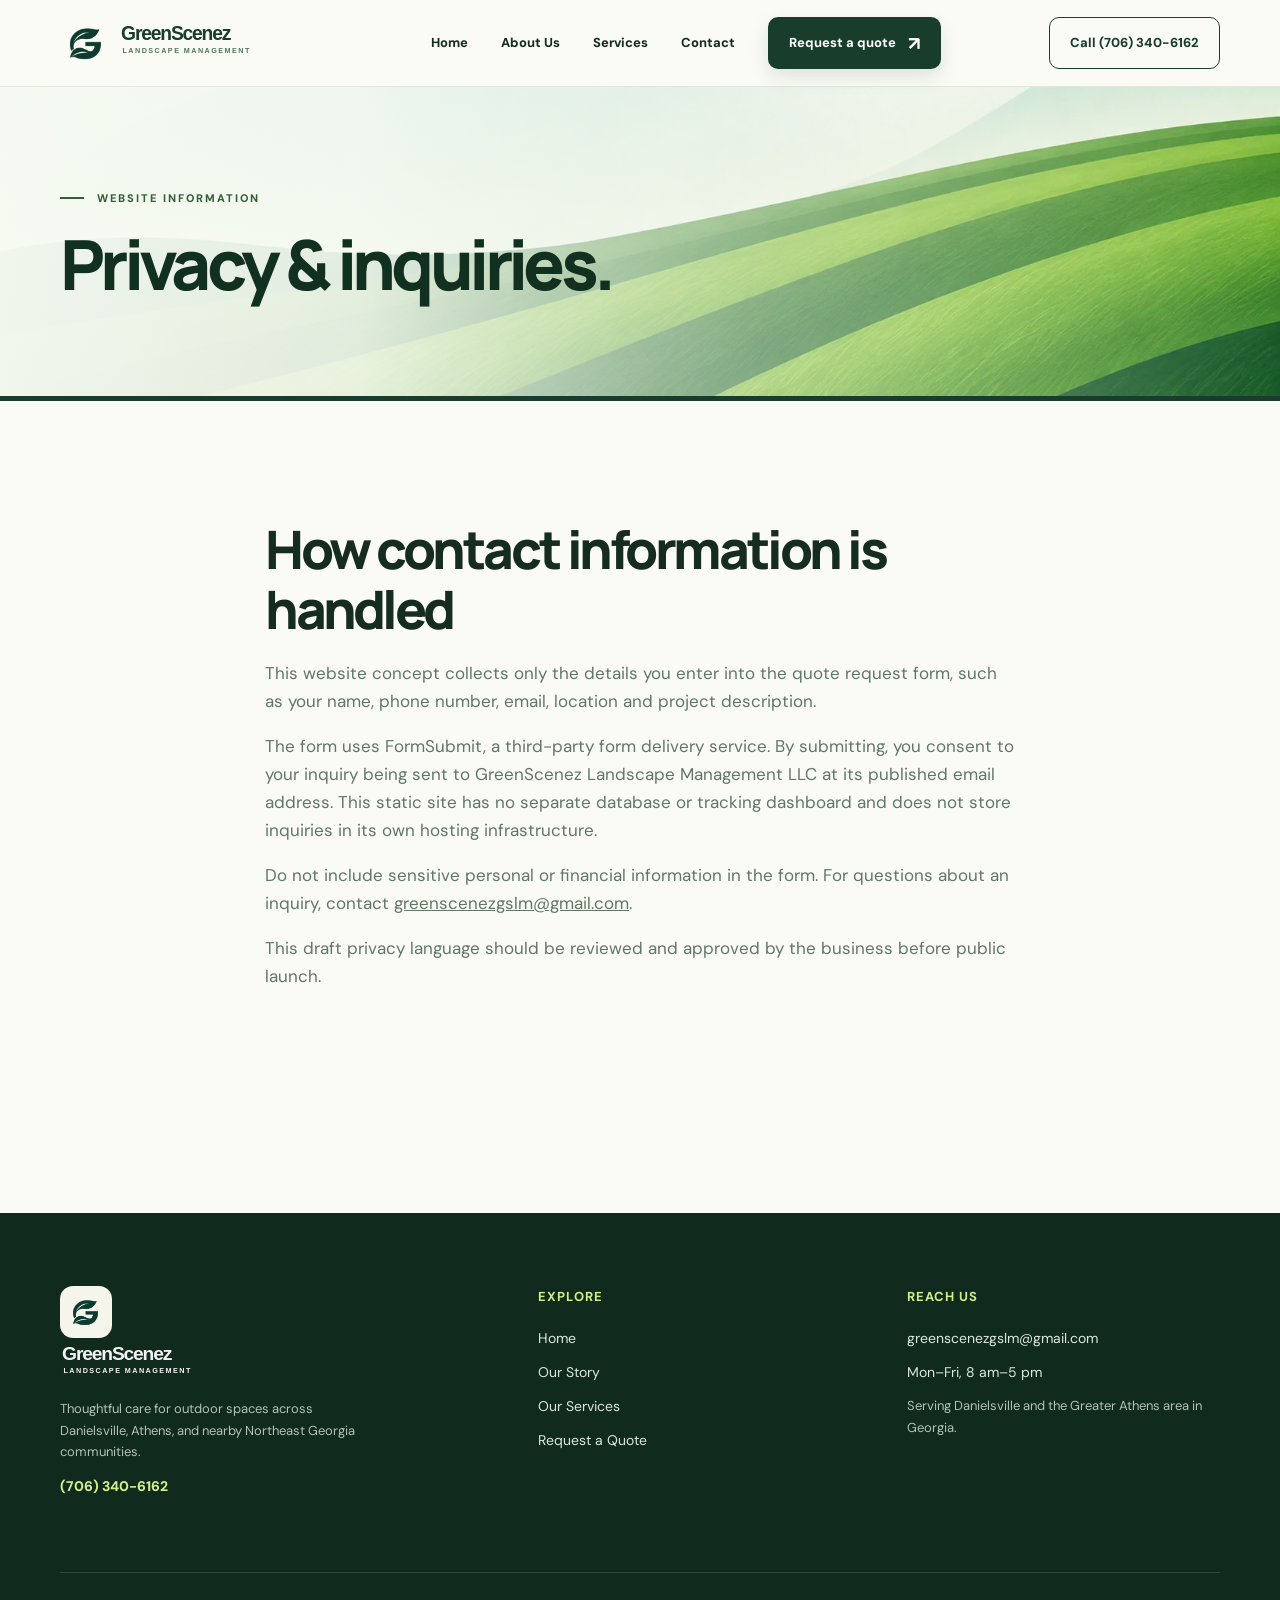
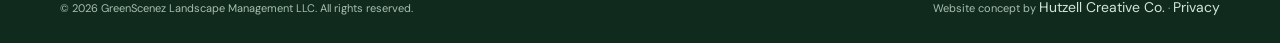
<file: privacy.html>
<!DOCTYPE html>
<html lang="en"><head><meta charset="utf-8"/><meta content="width=device-width,initial-scale=1" name="viewport"/><meta content="#193d2c" name="theme-color"/><meta content="How contact form information is handled on the GreenScenez website." name="description"/><meta content="noindex,nofollow" name="robots"/><title>Privacy Information | GreenScenez Landscape Management</title><meta content="website" property="og:type"/><meta content="Privacy Information | GreenScenez" property="og:title"/><meta content="How contact form information is handled on the GreenScenez website." property="og:description"/><link href="assets/favicon.png" rel="icon" sizes="64x64" type="image/png"/><link href="assets/styles.css" rel="stylesheet"/><link href="https://fonts.googleapis.com" rel="preconnect"/><link crossorigin="" href="https://fonts.gstatic.com" rel="preconnect"/><script type="application/ld+json">{"@context":"https://schema.org","@type":"LandscapingBusiness","name":"GreenScenez Landscape Management LLC","telephone":"+1-706-340-6162","email":"greenscenezgslm@gmail.com","address":{"@type":"PostalAddress","postOfficeBoxNumber":"840","addressLocality":"Danielsville","addressRegion":"GA","postalCode":"30633","addressCountry":"US"},"areaServed":["Madison County, Georgia","Clarke County, Georgia","Oconee County, Georgia","Jackson County, Georgia","Banks County, Georgia","Franklin County, Georgia"],"openingHoursSpecification":{"@type":"OpeningHoursSpecification","dayOfWeek":["Monday","Tuesday","Wednesday","Thursday","Friday"],"opens":"08:00","closes":"17:00"}}</script><script defer="" src="assets/script.js"></script><link href="assets/apple-touch-icon.png" rel="apple-touch-icon"/></head><body><a class="skip" href="#main">Skip to content</a><header class="nav"><div class="container nav-inner"><a aria-label="GreenScenez home" class="brand" href="index.html"><img alt="" aria-hidden="true" class="brand-emblem" height="52" src="assets/brand-emblem.webp" width="52"/><img alt="GreenScenez Landscape Management" class="brand-wordmark" height="50" src="assets/wordmark.svg" width="203"/></a><nav aria-label="Main navigation" class="nav-links" id="site-menu"><a href="index.html">Home</a><a href="about.html">About Us</a><a href="services.html">Services</a><a href="contact.html">Contact</a><a class="btn primary" href="contact.html">Request a quote <span aria-hidden="true" class="arrow">↗</span></a></nav><div class="nav-actions"><a class="btn outline" href="tel:+17063406162">Call (706) 340-6162</a><button aria-controls="site-menu" aria-expanded="false" aria-label="Toggle navigation" class="nav-toggle" type="button"><span></span><span></span><span></span></button></div></div></header><main id="main"><section class="page-hero"><div class="container"><span class="eyebrow green">Website information</span><h1>Privacy &amp; inquiries.</h1></div></section><section class="section"><div class="container intro-block"><h2>How contact information is handled</h2><p>This website concept collects only the details you enter into the quote request form, such as your name, phone number, email, location and project description.</p><p>The form uses FormSubmit, a third-party form delivery service. By submitting, you consent to your inquiry being sent to GreenScenez Landscape Management LLC at its published email address. This static site has no separate database or tracking dashboard and does not store inquiries in its own hosting infrastructure.</p><p>Do not include sensitive personal or financial information in the form. For questions about an inquiry, contact <a href="mailto:greenscenezgslm@gmail.com" style="text-decoration:underline">greenscenezgslm@gmail.com</a>.</p><p>This draft privacy language should be reviewed and approved by the business before public launch.</p></div></section></main><footer class="footer"><div class="container footer-main"><div><a class="brand" href="index.html"><img alt="" aria-hidden="true" class="brand-emblem" height="52" src="assets/brand-emblem.webp" width="52"/><img alt="GreenScenez Landscape Management" class="brand-wordmark" height="50" src="assets/wordmark.svg" width="203"/></a><p>Thoughtful care for outdoor spaces across Danielsville, Athens, and nearby Northeast Georgia communities.</p><a href="tel:+17063406162" style="color:var(--leaf);font-weight:800">(706) 340-6162</a></div><div><h4>Explore</h4><a href="index.html">Home</a><a href="about.html">Our Story</a><a href="services.html">Our Services</a><a href="contact.html">Request a Quote</a></div><div><h4>Reach us</h4><a href="mailto:greenscenezgslm@gmail.com">greenscenezgslm@gmail.com</a><a href="tel:+17063406162">Mon–Fri, 8 am–5 pm</a><p>Serving Danielsville and the Greater Athens area in Georgia.</p></div></div><div class="container footer-bottom"><span>© <span data-year="">2026</span> GreenScenez Landscape Management LLC. All rights reserved.</span><span>Website concept by <a href="https://hutzellcreativeco.com/" rel="noopener" target="_blank">Hutzell Creative Co.</a> · <a href="privacy.html">Privacy</a></span></div></footer></body></html>
</file>
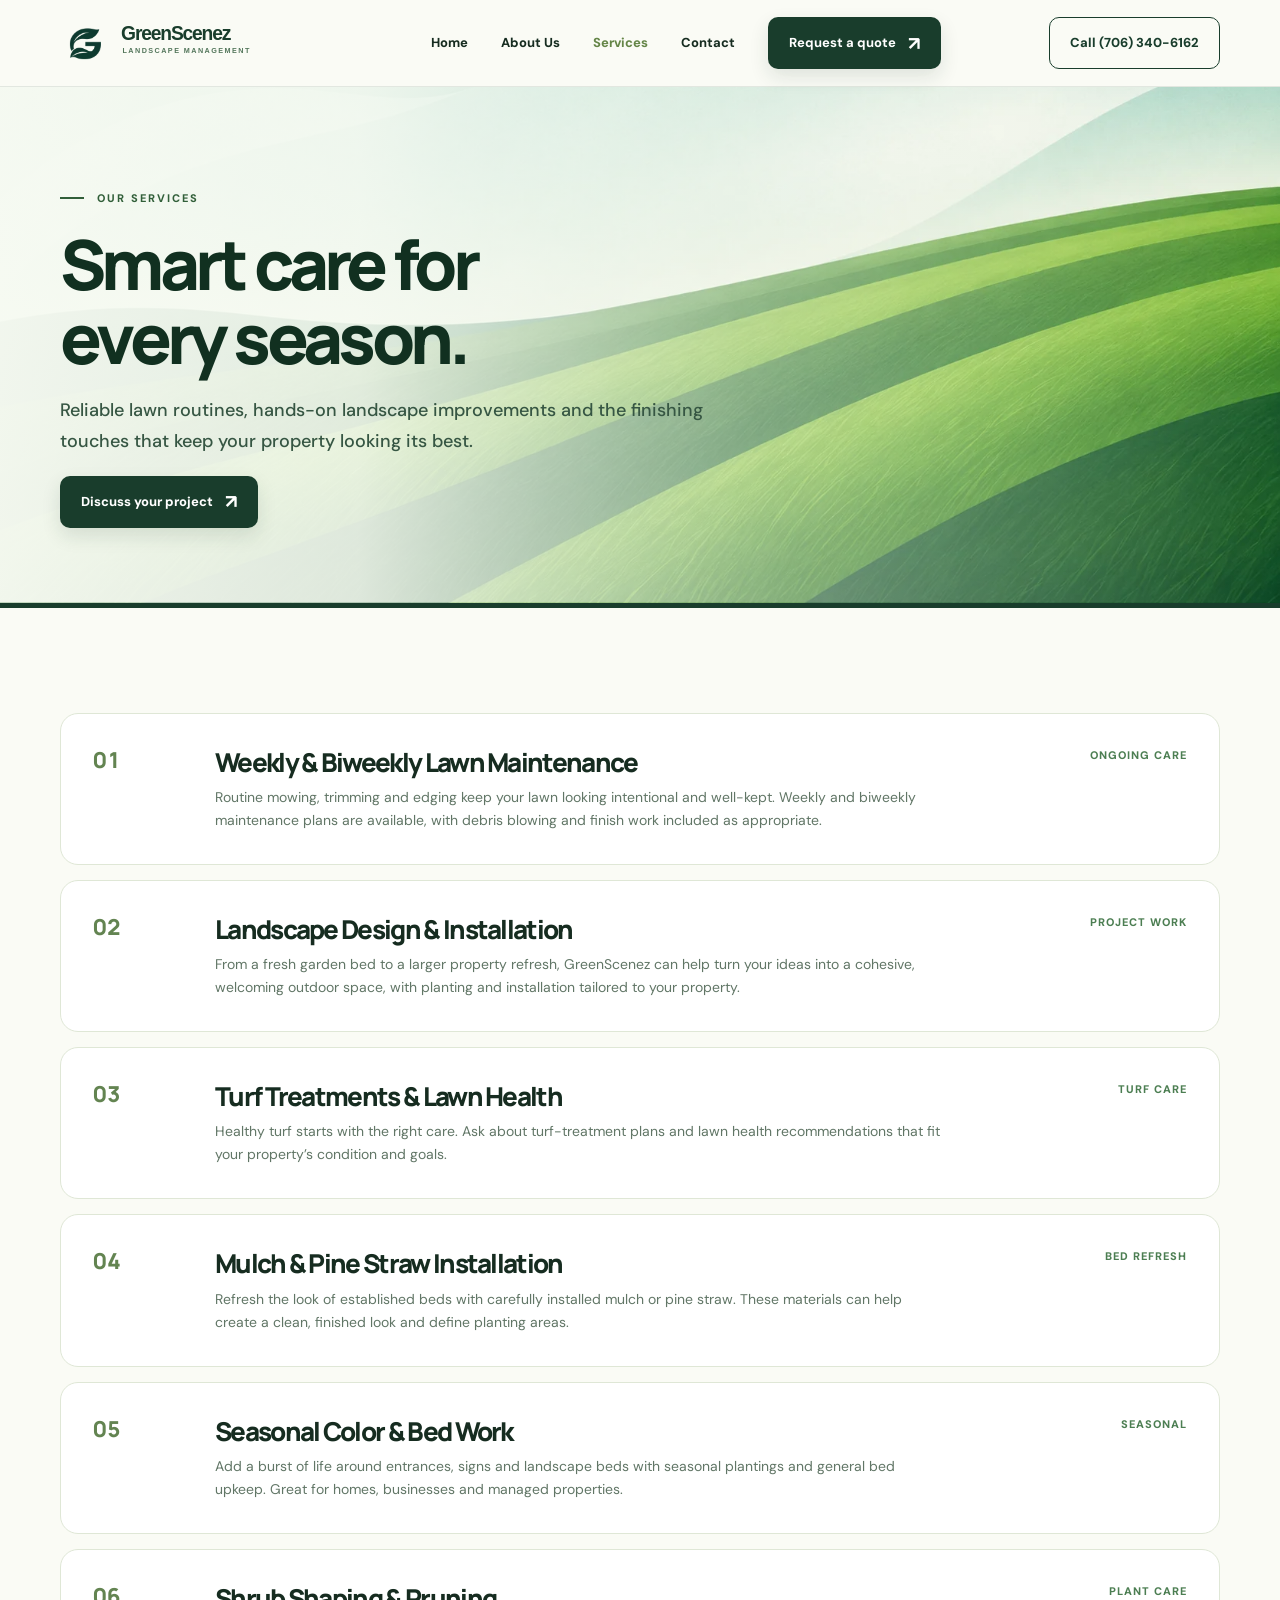
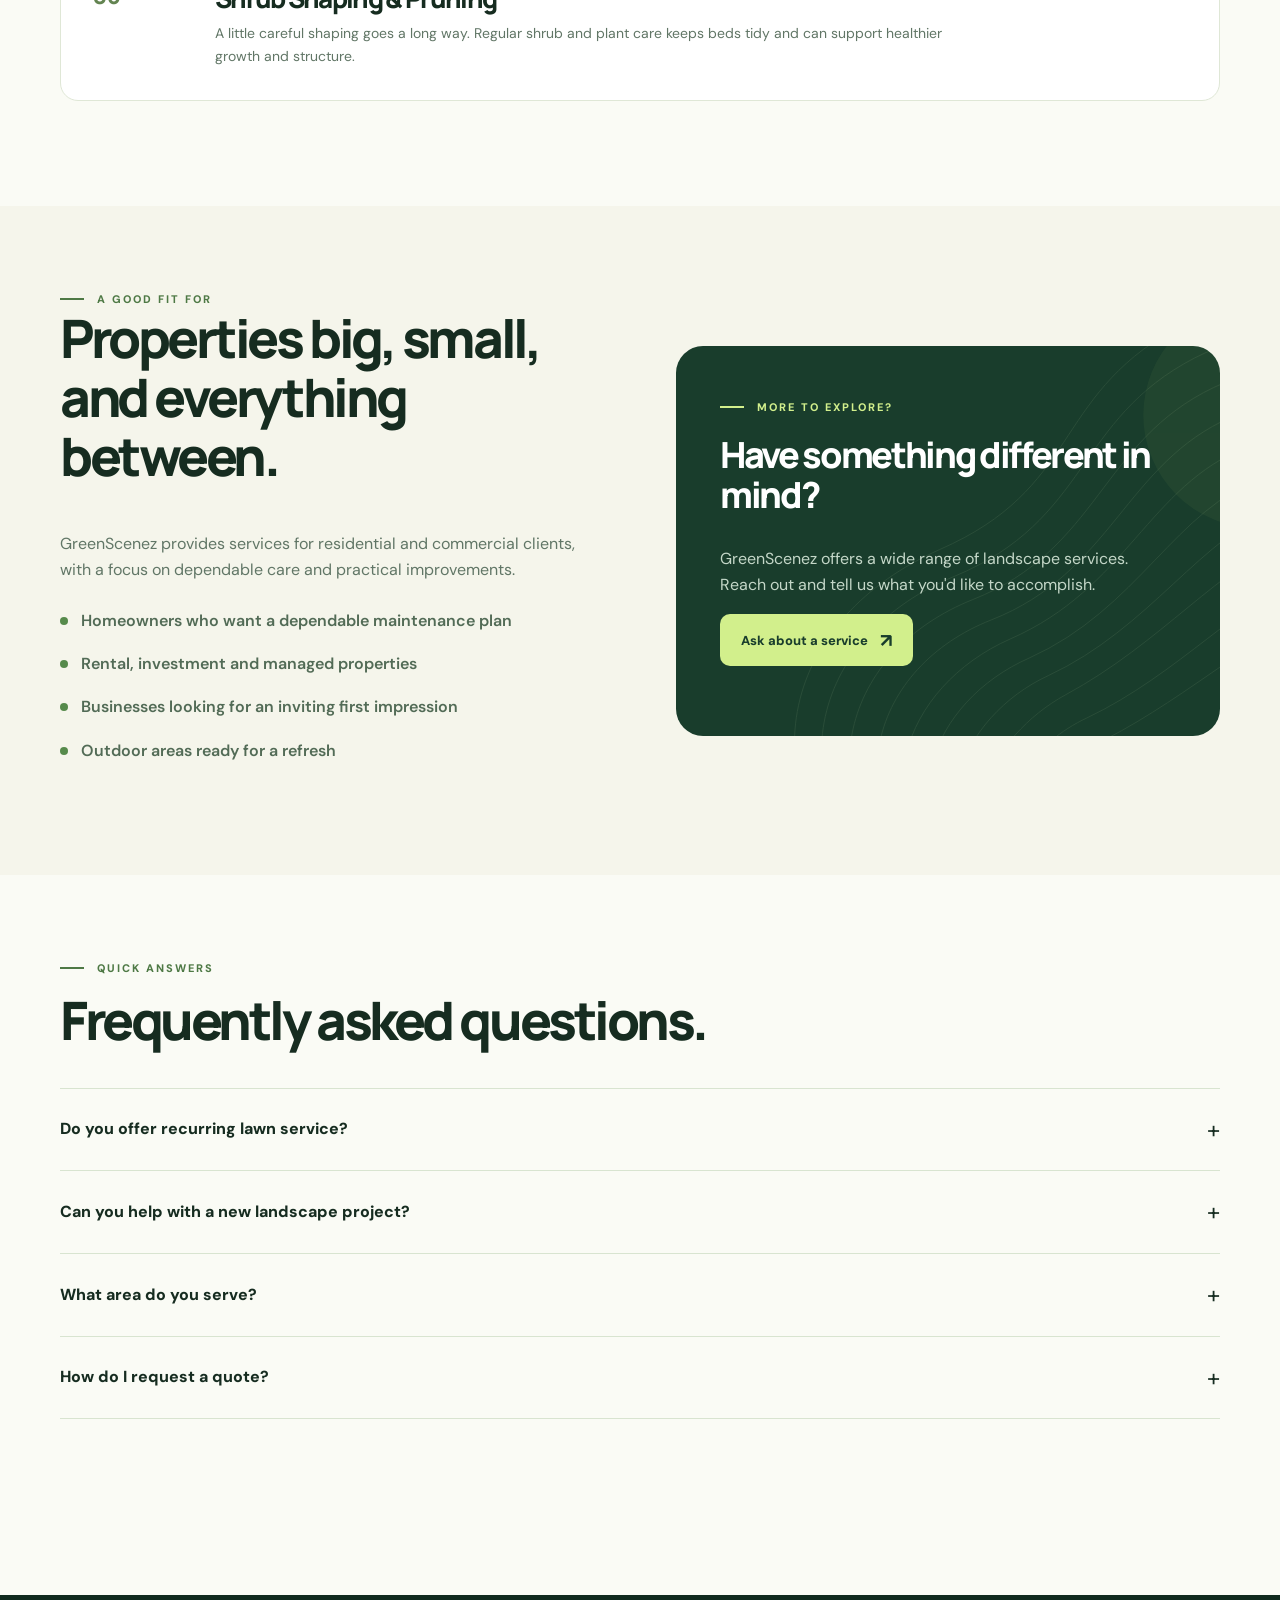
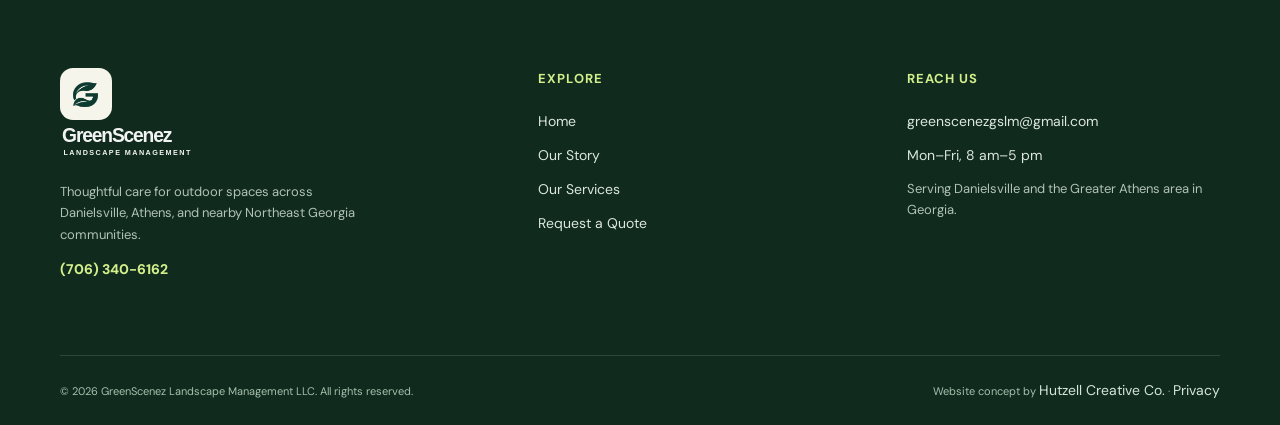
<file: services.html>
<!DOCTYPE html>
<html lang="en"><head><meta charset="utf-8"/><meta content="width=device-width,initial-scale=1" name="viewport"/><meta content="#193d2c" name="theme-color"/><meta content="Browse GreenScenez services: weekly lawn care, landscaping, turf treatments, mulch, pine straw, seasonal planting and shrub pruning in Greater Athens." name="description"/><meta content="noindex,nofollow" name="robots"/><title>Landscaping Services &amp; Lawn Maintenance | GreenScenez Landscape Management</title><meta content="website" property="og:type"/><meta content="Landscaping Services &amp; Lawn Maintenance | GreenScenez" property="og:title"/><meta content="Browse GreenScenez services: weekly lawn care, landscaping, turf treatments, mulch, pine straw, seasonal planting and shrub pruning in Greater Athens." property="og:description"/><link href="assets/favicon.png" rel="icon" sizes="64x64" type="image/png"/><link href="assets/styles.css" rel="stylesheet"/><link href="https://fonts.googleapis.com" rel="preconnect"/><link crossorigin="" href="https://fonts.gstatic.com" rel="preconnect"/><script type="application/ld+json">{"@context":"https://schema.org","@type":"LandscapingBusiness","name":"GreenScenez Landscape Management LLC","telephone":"+1-706-340-6162","email":"greenscenezgslm@gmail.com","address":{"@type":"PostalAddress","postOfficeBoxNumber":"840","addressLocality":"Danielsville","addressRegion":"GA","postalCode":"30633","addressCountry":"US"},"areaServed":["Madison County, Georgia","Clarke County, Georgia","Oconee County, Georgia","Jackson County, Georgia","Banks County, Georgia","Franklin County, Georgia"],"openingHoursSpecification":{"@type":"OpeningHoursSpecification","dayOfWeek":["Monday","Tuesday","Wednesday","Thursday","Friday"],"opens":"08:00","closes":"17:00"}}</script><script defer="" src="assets/script.js"></script><link href="assets/apple-touch-icon.png" rel="apple-touch-icon"/></head><body><a class="skip" href="#main">Skip to content</a><header class="nav"><div class="container nav-inner"><a aria-label="GreenScenez home" class="brand" href="index.html"><img alt="" aria-hidden="true" class="brand-emblem" height="52" src="assets/brand-emblem.webp" width="52"/><img alt="GreenScenez Landscape Management" class="brand-wordmark" height="50" src="assets/wordmark.svg" width="203"/></a><nav aria-label="Main navigation" class="nav-links" id="site-menu"><a href="index.html">Home</a><a href="about.html">About Us</a><a aria-current="page" href="services.html">Services</a><a href="contact.html">Contact</a><a class="btn primary" href="contact.html">Request a quote <span aria-hidden="true" class="arrow">↗</span></a></nav><div class="nav-actions"><a class="btn outline" href="tel:+17063406162">Call (706) 340-6162</a><button aria-controls="site-menu" aria-expanded="false" aria-label="Toggle navigation" class="nav-toggle" type="button"><span></span><span></span><span></span></button></div></div></header><main id="main"><section class="page-hero"><div class="container reveal"><span class="eyebrow green">Our services</span><h1>Smart care for<br/>every season.</h1><p class="lead">Reliable lawn routines, hands-on landscape improvements and the finishing touches that keep your property looking its best.</p><a class="btn primary" href="contact.html">Discuss your project <span class="arrow">↗</span></a></div></section><section class="section"><div class="container services-list"><article class="service-row reveal"><span class="number">01</span><div><h2>Weekly &amp; Biweekly Lawn Maintenance</h2><p>Routine mowing, trimming and edging keep your lawn looking intentional and well-kept. Weekly and biweekly maintenance plans are available, with debris blowing and finish work included as appropriate.</p></div><span class="service-tag">ONGOING CARE</span></article><article class="service-row reveal"><span class="number">02</span><div><h2>Landscape Design &amp; Installation</h2><p>From a fresh garden bed to a larger property refresh, GreenScenez can help turn your ideas into a cohesive, welcoming outdoor space, with planting and installation tailored to your property.</p></div><span class="service-tag">PROJECT WORK</span></article><article class="service-row reveal"><span class="number">03</span><div><h2>Turf Treatments &amp; Lawn Health</h2><p>Healthy turf starts with the right care. Ask about turf-treatment plans and lawn health recommendations that fit your property’s condition and goals.</p></div><span class="service-tag">TURF CARE</span></article><article class="service-row reveal"><span class="number">04</span><div><h2>Mulch &amp; Pine Straw Installation</h2><p>Refresh the look of established beds with carefully installed mulch or pine straw. These materials can help create a clean, finished look and define planting areas.</p></div><span class="service-tag">BED REFRESH</span></article><article class="service-row reveal"><span class="number">05</span><div><h2>Seasonal Color &amp; Bed Work</h2><p>Add a burst of life around entrances, signs and landscape beds with seasonal plantings and general bed upkeep. Great for homes, businesses and managed properties.</p></div><span class="service-tag">SEASONAL</span></article><article class="service-row reveal"><span class="number">06</span><div><h2>Shrub Shaping &amp; Pruning</h2><p>A little careful shaping goes a long way. Regular shrub and plant care keeps beds tidy and can support healthier growth and structure.</p></div><span class="service-tag">PLANT CARE</span></article></div></section><section class="section sm" style="background:var(--cream)"><div class="container two-col"><div class="reveal"><span class="eyebrow green">A good fit for</span><h2>Properties big, small,<br/>and everything between.</h2><p>GreenScenez provides services for residential and commercial clients, with a focus on dependable care and practical improvements.</p><div class="bullets"><div class="bullet"><span>Homeowners who want a dependable maintenance plan</span></div><div class="bullet"><span>Rental, investment and managed properties</span></div><div class="bullet"><span>Businesses looking for an inviting first impression</span></div><div class="bullet"><span>Outdoor areas ready for a refresh</span></div></div></div><div class="panel-dark reveal" style="padding:44px;min-height:390px"><span class="eyebrow lime">More to explore?</span><h2 style="font-size:36px;max-width:460px;margin-top:19px">Have something different in mind?</h2><p>GreenScenez offers a wide range of landscape services. Reach out and tell us what you'd like to accomplish.</p><a class="btn lime" href="contact.html">Ask about a service <span class="arrow">↗</span></a></div></div></section><section class="section sm"><div class="container"><div class="section-head"><div><span class="eyebrow green">Quick answers</span><h2>Frequently asked questions.</h2></div></div><div class="faq"><details><summary>Do you offer recurring lawn service?</summary><p>Yes. GreenScenez offers weekly and biweekly lawn maintenance plans. Contact the team to discuss availability and pricing for your property.</p></details><details><summary>Can you help with a new landscape project?</summary><p>Yes. Landscape design and installation are part of the company's advertised services. Share your goals through the contact page to start a conversation.</p></details><details><summary>What area do you serve?</summary><p>GreenScenez is based in Danielsville and serves the Greater Athens area, including Madison, Clarke, Oconee and Jackson counties, as well as parts of Banks and Franklin counties.</p></details><details><summary>How do I request a quote?</summary><p>Call (706) 340-6162 or fill out the contact form with your details and the service you're considering.</p></details></div></div></section></main><footer class="footer"><div class="container footer-main"><div><a class="brand" href="index.html"><img alt="" aria-hidden="true" class="brand-emblem" height="52" src="assets/brand-emblem.webp" width="52"/><img alt="GreenScenez Landscape Management" class="brand-wordmark" height="50" src="assets/wordmark.svg" width="203"/></a><p>Thoughtful care for outdoor spaces across Danielsville, Athens, and nearby Northeast Georgia communities.</p><a href="tel:+17063406162" style="color:var(--leaf);font-weight:800">(706) 340-6162</a></div><div><h4>Explore</h4><a href="index.html">Home</a><a href="about.html">Our Story</a><a href="services.html">Our Services</a><a href="contact.html">Request a Quote</a></div><div><h4>Reach us</h4><a href="mailto:greenscenezgslm@gmail.com">greenscenezgslm@gmail.com</a><a href="tel:+17063406162">Mon–Fri, 8 am–5 pm</a><p>Serving Danielsville and the Greater Athens area in Georgia.</p></div></div><div class="container footer-bottom"><span>© <span data-year="">2026</span> GreenScenez Landscape Management LLC. All rights reserved.</span><span>Website concept by <a href="https://hutzellcreativeco.com/" rel="noopener" target="_blank">Hutzell Creative Co.</a> · <a href="privacy.html">Privacy</a></span></div></footer></body></html>
</file>
<file: assets/styles.css>
@import url('https://fonts.googleapis.com/css2?family=DM+Sans:wght@400;500;600;700;800&family=Manrope:wght@400;500;600;700;800&display=swap');
:root{--pine:#193d2c;--forest:#113020;--leaf:#d2ef8c;--sage:#8cbf8a;--muted:#617666;--cream:#f5f5eb;--chalk:#fafbf5;--line:#dfe7d6;--ink:#162c20;--radius:20px}*{box-sizing:border-box}html{scroll-behavior:smooth;scroll-padding-top:90px}body{margin:0;background:var(--chalk);color:var(--ink);font:16px/1.65 'DM Sans',system-ui,sans-serif;-webkit-font-smoothing:antialiased}a{color:inherit;text-decoration:none}button,input,textarea,select{font:inherit}button{cursor:pointer}img{max-width:100%;display:block}svg{display:block}::selection{background:var(--leaf);color:var(--forest)}.skip{position:absolute;top:-90px;left:12px;z-index:500;background:white;padding:10px 18px}.skip:focus{top:8px}.container{width:min(1160px,calc(100% - 48px));margin-inline:auto}.nav{position:sticky;top:0;z-index:100;background:rgba(250,251,245,.94);backdrop-filter:blur(18px);border-bottom:1px solid rgba(25,61,44,.1)}.nav-inner{min-height:86px;display:flex;align-items:center;justify-content:space-between;gap:20px}.brand{display:flex;align-items:center}.brand img{width:252px;height:auto}.nav-links{display:flex;align-items:center;gap:33px}.nav-links a{font-weight:750;font-size:13px;transition:color .2s}.nav-links a:not(.btn):hover,.nav-links a[aria-current=page]{color:#648547}.nav-actions{display:flex;align-items:center;gap:12px}.nav-toggle{display:none;border:1px solid var(--line);width:44px;height:44px;background:transparent;border-radius:10px;align-items:center;justify-content:center;flex-direction:column;gap:5px}.nav-toggle span{width:18px;height:2px;background:var(--pine);border-radius:3px}.btn{display:inline-flex;align-items:center;gap:12px;justify-content:center;min-height:52px;padding:13px 20px;border-radius:10px;font-weight:800;font-size:13px;border:1px solid transparent;transition:transform .2s,background .2s,color .2s,box-shadow .2s}.btn:hover{transform:translateY(-2px)}.btn.primary{background:var(--pine);color:white;box-shadow:0 8px 19px rgba(25,61,44,.12)}.btn.primary:hover{background:#2b5c38}.btn.lime{background:var(--leaf);color:var(--pine)}.btn.lime:hover{background:#e5faad}.btn.outline{border-color:var(--pine);color:var(--pine);background:transparent}.btn.light{background:white;color:var(--pine)}.arrow{font-size:19px;line-height:1}.eyebrow{font-size:11px;font-weight:800;letter-spacing:2px;text-transform:uppercase;display:inline-flex;align-items:center;gap:13px}.eyebrow:before{content:'';height:2px;width:24px;background:currentColor}.eyebrow.green{color:#4e7945}.eyebrow.lime{color:var(--leaf)}.display,h1,h2,h3,p{margin-top:0}.display{font-family:Manrope,system-ui,sans-serif;font-weight:800;letter-spacing:-.075em;line-height:1.055;font-size:clamp(53px,6.6vw,93px)}h1{font-family:Manrope,system-ui,sans-serif;font-weight:800;font-size:clamp(45px,5.4vw,73px);letter-spacing:-.067em;line-height:1.07}h2{font-family:Manrope,system-ui,sans-serif;font-weight:800;font-size:clamp(32px,4.3vw,53px);letter-spacing:-.065em;line-height:1.12}h3{font-family:Manrope,system-ui,sans-serif;font-weight:800;font-size:22px;letter-spacing:-.04em;line-height:1.24}p{color:var(--muted)}.lead{font-size:18px;line-height:1.73}.section{padding-block:105px}.section.sm{padding-block:76px}.section-head{display:flex;align-items:end;justify-content:space-between;gap:22px;margin-bottom:38px}.section-head h2{max-width:680px;margin:13px 0 0}.section-head p{max-width:360px}.hero{overflow:hidden}.hero-grid{display:grid;grid-template-columns:1fr 0.97fr;min-height:675px;align-items:center;gap:65px;padding-block:73px 86px}.hero-copy{max-width:590px}.hero-copy h1{margin:24px 0 28px}.hero-copy .outline-text{color:#8fb35f}.hero-copy .lead{max-width:505px}.hero-cta{display:flex;gap:12px;flex-wrap:wrap;margin-top:33px}.micro{margin-top:30px;color:#748575;font-size:12px;font-weight:600}.micro strong{color:var(--pine)}.showcase{height:568px;border-radius:26px;background:var(--pine);position:relative;overflow:hidden;isolation:isolate;box-shadow:0 22px 70px rgba(19,54,36,.17)}.showcase:before{content:'';position:absolute;inset:0;background:url('contours.svg') center/cover no-repeat;opacity:1}.showcase:after{content:'';position:absolute;right:-15%;bottom:-42%;width:86%;aspect-ratio:1;border-radius:50%;border:1px solid rgba(223,242,190,.24);box-shadow:0 0 0 25px rgba(223,242,190,.04),0 0 0 58px rgba(223,242,190,.045),0 0 0 94px rgba(223,242,190,.05)}.showcase-top{position:absolute;left:33px;top:34px;color:var(--leaf);z-index:1}.showcase-top span{font-size:10px;letter-spacing:2px;font-weight:800}.showcase-top strong{display:block;font-size:28px;letter-spacing:-1px;color:#fff;line-height:1.24}.showcase-sprig{position:absolute;width:80%;max-width:440px;height:80%;object-fit:contain;right:-8%;bottom:6%;transform:rotate(2deg);opacity:.93;z-index:1}.showcase-label{position:absolute;bottom:27px;left:27px;right:27px;padding:18px 20px;background:#f5f5eb;color:var(--pine);border-radius:13px;display:flex;align-items:center;justify-content:space-between;z-index:2;gap:12px}.showcase-label strong{font-size:17px;letter-spacing:-.04em}.showcase-label small{font-size:11px;letter-spacing:.11em;text-transform:uppercase;font-weight:800;color:#63825d}.proof-strip{background:var(--pine);color:white}.proof-inner{display:grid;grid-template-columns:repeat(3,1fr);gap:24px;padding-block:31px}.proof-item{display:flex;align-items:center;gap:17px;border-right:1px solid rgba(255,255,255,.18);padding-right:16px}.proof-item:last-child{border:0}.proof-icon{display:grid;place-items:center;flex:0 0 43px;height:43px;border-radius:13px;border:1px solid rgba(210,239,140,.3);font-size:18px;color:var(--leaf)}.proof-item strong{font-size:14px;display:block;line-height:1.3}.proof-item span{font-size:12px;color:#bfd2c2;display:block}.services-grid{display:grid;grid-template-columns:repeat(3,1fr);gap:17px}.service-card{background:#fff;border:1px solid var(--line);border-radius:17px;padding:30px;min-height:290px;display:flex;flex-direction:column;transition:box-shadow .24s,transform .24s,border-color .24s}.service-card:hover{box-shadow:0 14px 45px rgba(22,55,35,.09);transform:translateY(-3px);border-color:#c2d9b1}.service-num{font-size:11px;font-weight:800;letter-spacing:.12em;color:#8aab6a}.service-glyph{font-size:37px;margin:19px 0 22px;line-height:1}.service-card h3{font-size:19px;margin:0 0 10px}.service-card p{font-size:14px;margin:0 0 19px}.service-card .text-link{margin-top:auto}.text-link{display:inline-flex;align-items:center;gap:9px;font-size:12px;font-weight:800;color:#447648;text-transform:uppercase;letter-spacing:.9px}.text-link:hover{text-decoration:underline}.panel-dark{border-radius:27px;background:var(--pine);color:white;padding:71px;position:relative;overflow:hidden}.panel-dark p{color:#c4d7c8}.panel-dark h2{max-width:660px}.panel-dark .eyebrow{color:var(--leaf)}.panel-dark:after{content:'';position:absolute;right:-180px;top:-110px;width:620px;height:620px;pointer-events:none;background:url('contours.svg') center/contain no-repeat;opacity:.5}.panel-dark>*,.panel-dark .narrow{position:relative;z-index:1}.two-col{display:grid;grid-template-columns:1fr 1fr;align-items:center;gap:72px}.picture-block{min-height:480px;border-radius:24px;position:relative;overflow:hidden;background:#e6eddf}.picture-block.art{background:#d4e6c7}.picture-block:before{content:'';position:absolute;inset:-5%;background:repeating-radial-gradient(ellipse at 85% 95%,transparent 0 17px,rgba(40,87,44,.13) 18px 20px,transparent 21px 37px)}.picture-block .big-symbol{font-size:240px;letter-spacing:-.15em;line-height:1;position:absolute;left:9%;bottom:11%;color:var(--pine);font-weight:800;opacity:.12}.picture-block .overlay-tag{position:absolute;right:20px;bottom:20px;max-width:220px;padding:18px;background:var(--chalk);border-radius:12px;font-weight:800;line-height:1.4;font-size:15px;box-shadow:0 8px 30px #254b2b24}.picture-block img{max-height:94%;position:absolute;left:22%;bottom:-8%;filter:drop-shadow(12px 15px 0 #6e985328)}.bullets{display:grid;gap:17px;margin:24px 0 35px}.bullet{display:flex;align-items:flex-start;gap:13px}.bullet:before{content:'✓';color:var(--pine);display:grid;place-items:center;flex:0 0 24px;height:24px;background:var(--leaf);border-radius:7px;font-size:13px;font-weight:800}.bullet span{font-weight:600;color:#526b56}.steps{display:grid;grid-template-columns:repeat(3,1fr);gap:25px;margin-top:35px}.step{border-top:1px solid #cedbcc;padding:28px 0}.step small{display:block;color:#78956b;font-weight:800;margin-bottom:23px;letter-spacing:1px}.step h3{margin:0 0 11px}.step p{font-size:14px}.cta-panel{display:flex;align-items:center;justify-content:space-between;gap:25px;padding:44px 52px;background:var(--leaf);border-radius:20px}.cta-panel h2{font-size:clamp(28px,4vw,43px);max-width:620px;margin:0}.cta-panel p{margin:8px 0 0;color:#3d6044}.page-hero{padding:94px 0 75px;background:var(--cream);position:relative;overflow:hidden}.page-hero:after{content:'';position:absolute;right:-20%;bottom:-80%;width:800px;height:800px;background:url('contours.svg') center/cover;filter:brightness(.5);opacity:.27;pointer-events:none}.page-hero .container{position:relative;z-index:1}.page-hero h1{max-width:830px;margin:20px 0}.page-hero .lead{max-width:690px}.small-cap{font-size:12px;font-weight:800;letter-spacing:1px;text-transform:uppercase}.feature-list{display:grid;grid-template-columns:repeat(2,1fr);gap:16px;margin-top:38px}.feature{background:white;border:1px solid var(--line);border-radius:14px;padding:25px}.feature .feature-icon{width:38px;height:38px;border-radius:10px;display:grid;place-items:center;background:var(--cream);font-size:21px;margin-bottom:19px}.feature h3{font-size:18px;margin-bottom:7px}.feature p{font-size:14px;margin:0}.area-tags{display:flex;flex-wrap:wrap;gap:10px;margin-top:22px}.area-tag{border:1px solid #d6e2cb;border-radius:100px;padding:8px 14px;color:#54765a;background:#fff;font-size:13px;font-weight:700}.services-list{display:grid;gap:15px}.service-row{display:grid;grid-template-columns:92px 1fr auto;align-items:start;gap:30px;border:1px solid var(--line);background:white;border-radius:18px;padding:32px}.service-row .number{width:62px;height:62px;background:var(--cream);color:var(--pine);border-radius:16px;display:grid;place-items:center;font-size:22px;font-weight:800}.service-row h2{font-size:26px;margin:2px 0 9px}.service-row p{max-width:730px;font-size:14px;margin:0}.service-row .service-tag{color:#4c7e52;font-size:11px;font-weight:800;text-transform:uppercase;letter-spacing:1px;white-space:nowrap}.contact-grid{display:grid;grid-template-columns:0.86fr 1.14fr;gap:60px}.contact-card{background:var(--pine);color:white;padding:43px;border-radius:22px;position:relative;overflow:hidden}.contact-card:after{content:'';position:absolute;right:-240px;bottom:-290px;width:600px;height:600px;background:url('contours.svg') center/cover;opacity:.4;pointer-events:none}.contact-card>*{position:relative;z-index:1}.contact-card h2{font-size:34px}.contact-card p{color:#c4d9c8}.contact-detail{display:flex;align-items:flex-start;gap:13px;padding:18px 0;border-top:1px solid #ffffff22}.contact-detail b{display:block;font-size:12px;letter-spacing:.1em;text-transform:uppercase;color:var(--leaf)}.contact-detail a,.contact-detail span{color:#fff;font-size:15px}.contact-detail a:hover{text-decoration:underline}.contact-detail .cd-icon{color:var(--leaf)}.form-wrap{background:#fff;padding:36px;border:1px solid var(--line);border-radius:19px}.form-wrap h2{font-size:32px;margin-bottom:8px}.form-wrap>p{font-size:14px;margin-bottom:25px}.form-grid{display:grid;grid-template-columns:1fr 1fr;gap:18px}.field{display:flex;flex-direction:column;gap:7px}.field.full{grid-column:1/-1}.field label{font-size:12px;font-weight:800;color:#426247}.field input,.field textarea,.field select{background:#fbfcf8;border:1px solid #cfddca;border-radius:9px;min-height:48px;padding:12px 14px;width:100%;color:var(--ink);outline:none}.field textarea{min-height:140px;resize:vertical}.field :is(input,textarea,select):focus{border-color:#568c54;box-shadow:0 0 0 3px #b0d68544}.field :is(input,textarea,select)::placeholder{color:#869687}.form-note{font-size:11px;color:#708271;margin-top:10px}.footer{background:#102a1d;color:#fff;margin-top:100px}.footer-main{display:grid;grid-template-columns:1.35fr 1fr 1fr;gap:55px;padding:73px 0 63px}.footer h4{font-size:13px;letter-spacing:1.1px;text-transform:uppercase;margin:0 0 20px;color:var(--leaf)}.footer p{color:#b1c2b6;font-size:13px;max-width:310px}.footer .brand img{width:245px;filter:brightness(0) invert(1);opacity:.95}.footer a{display:block;color:#dce7de;font-size:14px;margin-bottom:11px}.footer a:hover{color:var(--leaf)}.footer-bottom{border-top:1px solid #ffffff22;display:flex;align-items:center;justify-content:space-between;gap:15px;padding:23px 0;color:#a9c0af;font-size:11px}.footer-bottom a{display:inline;margin:0;color:#d3e6d8}.reveal{opacity:0;transform:translateY(19px);transition:opacity .7s ease,transform .7s ease}.reveal.visible{opacity:1;transform:none}.subtle-divider{height:1px;background:var(--line);margin-block:36px}.intro-block{max-width:750px}.intro-block h2{margin:14px 0 20px}.intro-block p{font-size:17px}.faq{border-top:1px solid #d8e4d0}.faq details{border-bottom:1px solid #d8e4d0;padding:21px 0}.faq summary{font-weight:800;cursor:pointer;list-style:none;display:flex;align-items:center;justify-content:space-between;gap:12px}.faq summary::-webkit-details-marker{display:none}.faq summary:after{content:'+';font-size:24px;font-weight:400}.faq details[open] summary:after{content:'−'}.faq p{margin:12px 0 0;max-width:800px;font-size:14px}.quote-inline{font-size:22px;font-weight:700;letter-spacing:-.03em;max-width:700px;color:var(--pine)}.white-space{height:25px}.btn:focus-visible,a:focus-visible,summary:focus-visible,button:focus-visible{outline:3px solid #91b64b;outline-offset:3px}@media(max-width:1000px){.nav-links{gap:15px}.hero-grid{gap:35px;min-height:620px}.showcase{height:515px}.panel-dark{padding:53px}.footer-main{gap:24px}}@media(max-width:800px){.container{width:min(100% - 34px,620px)}.nav-inner{min-height:74px}.brand img{width:205px}.nav-toggle{display:flex}.nav-links{position:absolute;top:73px;left:0;right:0;background:var(--chalk);border-bottom:1px solid var(--line);box-shadow:0 14px 24px #163b2610;padding:19px 17px 25px;display:none;flex-direction:column;align-items:stretch;gap:7px}.nav-links.is-open{display:flex}.nav-links a{padding:10px 0;font-size:15px}.nav-links a.btn{padding:13px 20px}.nav-actions .btn{display:none}.hero-grid,.two-col,.contact-grid{grid-template-columns:1fr}.hero-grid{gap:25px;padding:57px 0 58px}.showcase{height:440px}.section{padding-block:74px}.section.sm{padding-block:52px}.proof-inner{grid-template-columns:1fr;gap:19px}.proof-item{border-right:0;border-bottom:1px solid #ffffff22;padding:0 0 17px}.proof-item:last-child{padding:0}.services-grid{grid-template-columns:1fr 1fr}.two-col{gap:38px}.picture-block{min-height:400px}.steps{grid-template-columns:1fr;gap:0}.step{padding:20px 0}.panel-dark{padding:45px 30px}.section-head{align-items:start;flex-direction:column}.section-head p{margin:0}.cta-panel{padding:36px 28px;align-items:flex-start;flex-direction:column}.footer-main{grid-template-columns:1fr 1fr;gap:40px}.footer-main>:first-child{grid-column:1/-1}.service-row{grid-template-columns:70px 1fr;gap:14px;padding:22px}.service-row .service-tag{grid-column:2}.page-hero{padding-block:70px 55px}.contact-grid{gap:27px}}@media(max-width:520px){.display{font-size:49px}.hero-copy h1{font-size:47px}.hero-copy .lead{font-size:16px}.services-grid,.feature-list,.form-grid{grid-template-columns:1fr}.service-card{min-height:225px}.section-head h2{font-size:34px}.showcase{height:400px}.showcase-label{left:15px;right:15px;bottom:15px}.panel-dark{padding:38px 25px}.footer-main{grid-template-columns:1fr;padding:58px 0 35px;gap:18px}.footer-main>:first-child{grid-column:auto}.footer-bottom{flex-direction:column;align-items:flex-start}.form-wrap,.contact-card{padding:26px 21px}.field.full{grid-column:auto}.service-row{display:block}.service-row .number{margin-bottom:15px}.service-row .service-tag{display:block;margin-top:12px}.hero-cta .btn{flex:1 1 100%}.picture-block{min-height:330px}.picture-block img{left:6%}.contact-card h2{font-size:29px}}@media(prefers-reduced-motion:reduce){*,*:before,*:after{scroll-behavior:auto!important;transition:none!important;animation:none!important}.reveal{opacity:1;transform:none}}

/* Photo-led home hero: a real grass photograph with a contrast-safe overlay. */
.hero--photo {
  position:relative;
  isolation:isolate;
  color:#fff;
  background-color:#193d2c;
  background-image:linear-gradient(90deg,rgba(7,28,18,.87) 0%,rgba(7,29,18,.72) 47%,rgba(7,29,18,.33) 100%),url('hero-grass.webp');
  background-size:cover;
  background-position:center 57%;
}
.hero--photo .hero-grid{position:relative;z-index:1;grid-template-columns:minmax(0,1fr);min-height:650px;padding-block:115px 120px}
.hero--photo .hero-copy{max-width:810px}
.hero--photo .hero-copy h1{max-width:820px;color:#fff;text-wrap:balance}
.hero--photo .hero-copy .outline-text{color:#d2ef8c}
.hero--photo .hero-copy .lead{max-width:580px;color:#f0f5eb}
.hero--photo .eyebrow.green{color:#d2ef8c}
.hero--photo .micro{color:#dae7d8}
.hero--photo .micro strong{color:#fff}
.hero--photo .btn.primary{background:#d2ef8c;color:#193d2c;box-shadow:0 8px 24px rgba(0,0,0,.18)}
.hero--photo .btn.primary:hover{background:#e3f7b2}
.hero--photo .btn.outline{border-color:rgba(255,255,255,.82);color:#fff;background:rgba(6,28,17,.18)}
.hero--photo .btn.outline:hover{background:rgba(255,255,255,.13)}
/* Green G emblem and matching text wordmark, across header and footer. */
.brand{gap:7px;flex:0 0 auto}
.brand img.brand-emblem{width:52px;height:52px;object-fit:contain;flex-shrink:0}
.brand img.brand-wordmark{width:203px;height:auto;max-width:none}
.footer .brand img.brand-emblem{width:52px;height:52px;padding:5px;background:#f5f5eb;border-radius:13px;filter:none;opacity:1}
.footer .brand img.brand-wordmark{width:203px;filter:brightness(0) invert(1);opacity:.95}
/* Homepage real-project gallery. */
.section-gallery{background:#edf2e7}
.gallery-grid{display:grid;grid-template-columns:repeat(12,minmax(0,1fr));gap:22px}
.gallery-card{grid-column:span 5;position:relative;margin:0;min-height:360px;overflow:hidden;border-radius:20px;background:#254832;isolation:isolate;box-shadow:0 12px 36px rgba(18,51,31,.11)}
.gallery-card--wide{grid-column:span 7}
.gallery-card img{width:100%;height:100%;position:absolute;inset:0;object-fit:cover;object-position:center center;transition:transform .65s ease}
.gallery-card:hover img{transform:scale(1.035)}
.gallery-card:after{content:'';position:absolute;inset:36% 0 0;background:linear-gradient(0deg,rgba(5,23,13,.82),transparent);pointer-events:none;z-index:1}
.gallery-card figcaption{position:absolute;bottom:25px;left:26px;right:23px;z-index:2;color:white;display:flex;flex-direction:column;gap:2px}
.gallery-card figcaption span{font-size:10px;font-weight:800;letter-spacing:.15em;text-transform:uppercase;color:#d2ef8c}
.gallery-card figcaption strong{font-family:Manrope,system-ui,sans-serif;font-size:clamp(17px,2.2vw,24px);font-weight:800;letter-spacing:-.04em;line-height:1.2;text-shadow:0 2px 8px rgba(0,0,0,.2)}
.gallery-card:last-child img{object-position:center 57%}
/* Owner portrait in About; not a stock or AI image. */
.picture-block.owner-portrait{background:#e6eddf;min-height:430px}
.picture-block.owner-portrait:before{display:none}
.picture-block.owner-portrait img.owner-portrait-img{position:absolute;inset:0;width:100%;height:100%;object-fit:cover;object-position:center 43%;max-height:none;left:0;bottom:auto;filter:none}
.picture-block.owner-portrait:after{content:'';position:absolute;inset:55% 0 0;background:linear-gradient(0deg,rgba(6,30,17,.45),transparent);pointer-events:none}
.picture-block.owner-portrait .overlay-tag{z-index:1;max-width:260px}
@media(max-width:1000px){.brand img.brand-emblem{width:46px;height:46px}.brand img.brand-wordmark{width:178px}.hero--photo .hero-grid{min-height:600px}}
@media(max-width:800px){.brand img.brand-emblem{width:42px;height:42px}.brand img.brand-wordmark{width:158px}.hero--photo .hero-grid{min-height:550px;padding-block:85px 92px}.hero--photo{background-image:linear-gradient(90deg,rgba(7,28,18,.85),rgba(7,29,18,.58)),url('hero-grass.webp');background-position:58% center}.gallery-grid{gap:16px}.gallery-card{min-height:290px}.gallery-card figcaption{left:19px;bottom:20px;right:14px}}
@media(max-width:620px){.hero--photo .hero-grid{min-height:520px;padding-block:75px 82px}.hero--photo .hero-copy h1{font-size:clamp(43px,10vw,62px)}.gallery-card,.gallery-card--wide{grid-column:span 12;min-height:290px}.gallery-card:last-child{min-height:360px}.gallery-card:last-child img{object-position:center 52%}.picture-block.owner-portrait{min-height:355px}.footer .brand img.brand-emblem{width:47px;height:47px}.footer .brand img.brand-wordmark{width:184px}}

/* Secondary-page heroes: abstract mower stripes instead of the original cream fill.
   Keep the real grass photograph exclusive to the homepage hero. */
.page-hero {
  background-color: #d4e6d3;
  background-image:
    linear-gradient(90deg,
      rgba(248, 251, 243, .97) 0%,
      rgba(248, 251, 243, .89) 28%,
      rgba(248, 251, 243, .48) 58%,
      rgba(248, 251, 243, .04) 100%),
    url('abstract-lawn-stripes.webp');
  background-position: center, center 34%;
  background-size: cover;
  background-repeat: no-repeat;
  border-bottom: 5px solid var(--pine);
}
.page-hero::after { display: none; }
.page-hero h1 { color: var(--forest); }
.page-hero h1 span[style] { color: #315f39 !important; }
.page-hero .lead { color: #365643; font-weight: 500; }
.page-hero .eyebrow.green { color: #315f39; }
@media (max-width: 800px) {
  .page-hero {
    background-image:
      linear-gradient(90deg,
        rgba(248, 251, 243, .94),
        rgba(248, 251, 243, .81) 70%,
        rgba(248, 251, 243, .60)),
      url('abstract-lawn-stripes.webp');
    background-position: center, 53% center;
  }
}


/* ========================================================================
   GreenScenez visual system: clean, numbered content instead of emoji glyphs.
   Keeps actual action icons small, consistent, and accessible.
   ======================================================================== */

/* Number-led, compact proof strip (desktop and mobile). */
.proof-inner {
  gap: clamp(18px, 2.3vw, 30px);
  padding-block: 30px;
}
.proof-item { gap: 14px; min-width: 0; }
.proof-item > .proof-index {
  display: block;
  flex: 0 0 29px;
  border: 0;
  border-radius: 0;
  width: auto;
  height: auto;
  color: var(--leaf);
  font: 800 13px/1.3 Manrope, system-ui, sans-serif;
  letter-spacing: .04em;
  font-variant-numeric: tabular-nums;
}
.proof-item > div { min-width: 0; }
.proof-item strong { font-size: 15px; line-height: 1.4; }
.proof-item > div > span { font-size: 13px; line-height: 1.5; margin-top: 3px; }

/* Service cards: the service number is the visual identifier. */
.service-card {
  padding: 28px;
  min-height: 226px;
  border-radius: 18px;
}
.service-num {
  display: block;
  margin-bottom: 21px;
  font-size: 11px;
  letter-spacing: .14em;
  color: #668d50;
}
.service-card h3 {
  font-size: 21px;
  margin-bottom: 11px;
  line-height: 1.25;
  text-wrap: pretty;
}
.service-card p {
  font-size: 14px;
  line-height: 1.62;
  margin-bottom: 18px;
}
.service-card .text-link {
  padding-top: 2px;
  width: fit-content;
}
.service-card:focus-visible,
.feature:focus-visible,
.contact-detail a:focus-visible {
  outline: 3px solid #8aaf5d;
  outline-offset: 4px;
}

/* Values: typographic labels instead of mismatched ornamental characters. */
.feature { padding: 28px; border-radius: 18px; }
.feature .feature-index {
  display: block;
  margin-bottom: 14px;
  color: #64884c;
  font-size: 10px;
  line-height: 1.45;
  font-weight: 800;
  letter-spacing: .13em;
}
.feature h3 { font-size: 21px; margin-bottom: 9px; }
.feature p { font-size: 14.5px; line-height: 1.65; }

/* Number-led services page, without the unrelated square icon-like backgrounds. */
.service-row .number {
  width: auto;
  height: auto;
  display: block;
  background: transparent;
  border-radius: 0;
  color: #638451;
  font: 800 22px/1.3 Manrope, system-ui, sans-serif;
  font-variant-numeric: tabular-nums;
}

/* Functional contact information uses matching 24x24 SVG line icons only. */
.contact-detail { gap: 14px; }
.contact-detail .cd-icon {
  display: block;
  flex: 0 0 22px;
  width: 22px;
  height: 22px;
  margin-top: 2px;
  color: var(--leaf);
}
.contact-detail > div { min-width: 0; }
.contact-detail a, .contact-detail > div > span {
  overflow-wrap: anywhere;
}

/* A small geometric marker replaces the font-dependent checkmark character. */
.bullet:before {
  content: '';
  flex-basis: 8px;
  width: 8px;
  height: 8px;
  margin-top: 9px;
  border-radius: 50%;
  background: #568a4b;
}

@media (max-width: 800px) {
  .proof-inner { gap: 17px; padding-block: 27px; }
  .proof-item { gap: 12px; padding-bottom: 17px; }
  .proof-item:last-child { padding-bottom: 0; }
  .proof-item strong { font-size: 16px; }
  .proof-item > div > span { font-size: 13.5px; }
  .service-card { min-height: 0; }
}
@media (max-width: 520px) {
  .service-card { padding: 25px 24px 26px; min-height: 0; }
  .service-num { margin-bottom: 15px; }
  .service-card h3 { font-size: 21px; margin-bottom: 10px; }
  .service-card p { font-size: 14.5px; margin-bottom: 12px; }
  .service-card .text-link { margin-top: 6px; }
  .services-grid { gap: 14px; }
  .feature-list { gap: 14px; margin-top: 27px; }
  .feature { padding: 24px 23px; }
  .feature .feature-index { margin-bottom: 13px; }
  .feature h3 { font-size: 20px; }
  .service-row .number { margin-bottom: 11px; }
}
</file>
